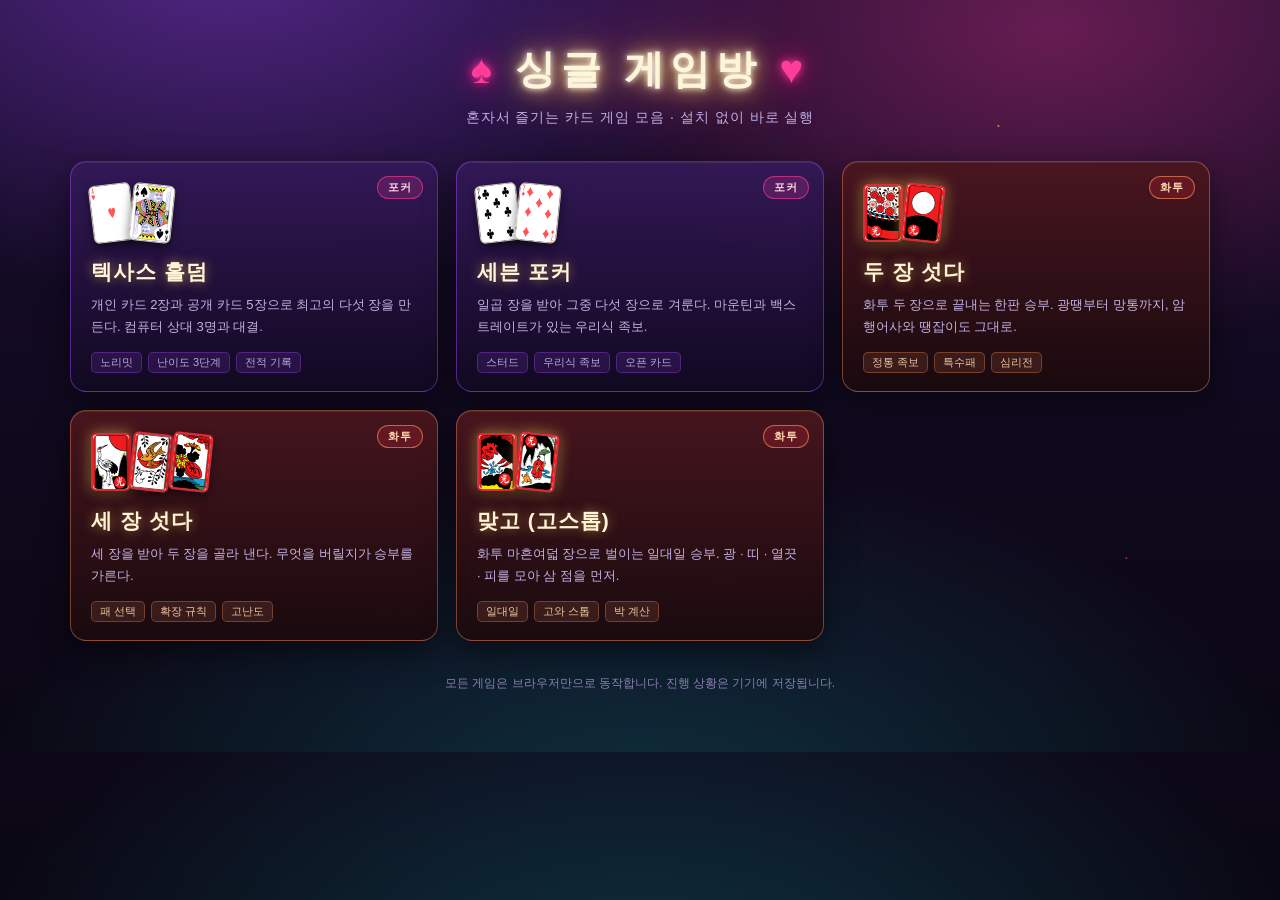
<file: index.html>
<!DOCTYPE html>
<html lang="ko">
<head>
<meta charset="utf-8" />
<meta name="viewport" content="width=device-width, initial-scale=1" />
<title>싱글 게임방 - 혼자 즐기는 카드 게임 모음</title>
<link rel="stylesheet" href="css/lobby.css" />
</head>
<body>

<div class="lobby">
  <header class="lobby-head">
    <div class="neon-title"><span class="suit">♠</span> 싱글 게임방 <span class="suit">♥</span></div>
    <p class="sub">혼자서 즐기는 카드 게임 모음 · 설치 없이 바로 실행</p>
  </header>

  <main class="game-grid">
    <a class="game-card holdem" href="holdem.html">
      <div class="gc-badge">포커</div>
      <div class="gc-art">
        <span class="mini-card"><img class="gc-face" src="assets/cards/h14.svg" alt="A♥"></span>
        <span class="mini-card"><img class="gc-face" src="assets/cards/s13.svg" alt="K♠"></span>
      </div>
      <h2>텍사스 홀덤</h2>
      <p>개인 카드 2장과 공개 카드 5장으로 최고의 다섯 장을 만든다. 컴퓨터 상대 3명과 대결.</p>
      <div class="gc-tags"><span>노리밋</span><span>난이도 3단계</span><span>전적 기록</span></div>
    </a>

    <a class="game-card seven" href="seven.html">
      <div class="gc-badge">포커</div>
      <div class="gc-art">
        <span class="mini-card"><img class="gc-face" src="assets/cards/c7.svg" alt="7♣"></span>
        <span class="mini-card"><img class="gc-face" src="assets/cards/d7.svg" alt="7♦"></span>
      </div>
      <h2>세븐 포커</h2>
      <p>일곱 장을 받아 그중 다섯 장으로 겨룬다. 마운틴과 백스트레이트가 있는 우리식 족보.</p>
      <div class="gc-tags"><span>스터드</span><span>우리식 족보</span><span>오픈 카드</span></div>
    </a>

    <a class="game-card sutda2" href="sutda.html?cards=2">
      <div class="gc-badge kr">화투</div>
      <div class="gc-art">
        <span class="hana gwang"><img class="gc-face" src="assets/hwatu/03-g.svg" alt="3벚광"></span><span class="hana gwang"><img class="gc-face" src="assets/hwatu/08-g.svg" alt="8공광"></span>
      </div>
      <h2>두 장 섯다</h2>
      <p>화투 두 장으로 끝내는 한판 승부. 광땡부터 망통까지, 암행어사와 땡잡이도 그대로.</p>
      <div class="gc-tags"><span>정통 족보</span><span>특수패</span><span>심리전</span></div>
    </a>

    <a class="game-card sutda3" href="sutda.html?cards=3">
      <div class="gc-badge kr">화투</div>
      <div class="gc-art">
        <span class="hana gwang"><img class="gc-face" src="assets/hwatu/01-g.svg" alt="1솔광"></span><span class="hana"><img class="gc-face" src="assets/hwatu/04-a.svg" alt="4흑열끗"></span><span class="hana"><img class="gc-face" src="assets/hwatu/09-a.svg" alt="9국열끗"></span>
      </div>
      <h2>세 장 섯다</h2>
      <p>세 장을 받아 두 장을 골라 낸다. 무엇을 버릴지가 승부를 가른다.</p>
      <div class="gc-tags"><span>패 선택</span><span>확장 규칙</span><span>고난도</span></div>
    </a>

    <a class="game-card gostop" href="gostop.html">
      <div class="gc-badge kr">화투</div>
      <div class="gc-art">
        <span class="hana gwang"><img class="gc-face" src="assets/hwatu/11-g.svg" alt="11오광"></span><span class="hana gwang"><img class="gc-face" src="assets/hwatu/12-g.svg" alt="12비광"></span>
      </div>
      <h2>맞고 (고스톱)</h2>
      <p>화투 마흔여덟 장으로 벌이는 일대일 승부. 광 · 띠 · 열끗 · 피를 모아 삼 점을 먼저.</p>
      <div class="gc-tags"><span>일대일</span><span>고와 스톱</span><span>박 계산</span></div>
    </a>
  </main>

  <footer class="lobby-foot">
    <span>모든 게임은 브라우저만으로 동작합니다. 진행 상황은 기기에 저장됩니다.</span>
  </footer>
</div>

</body>
</html>
</file>
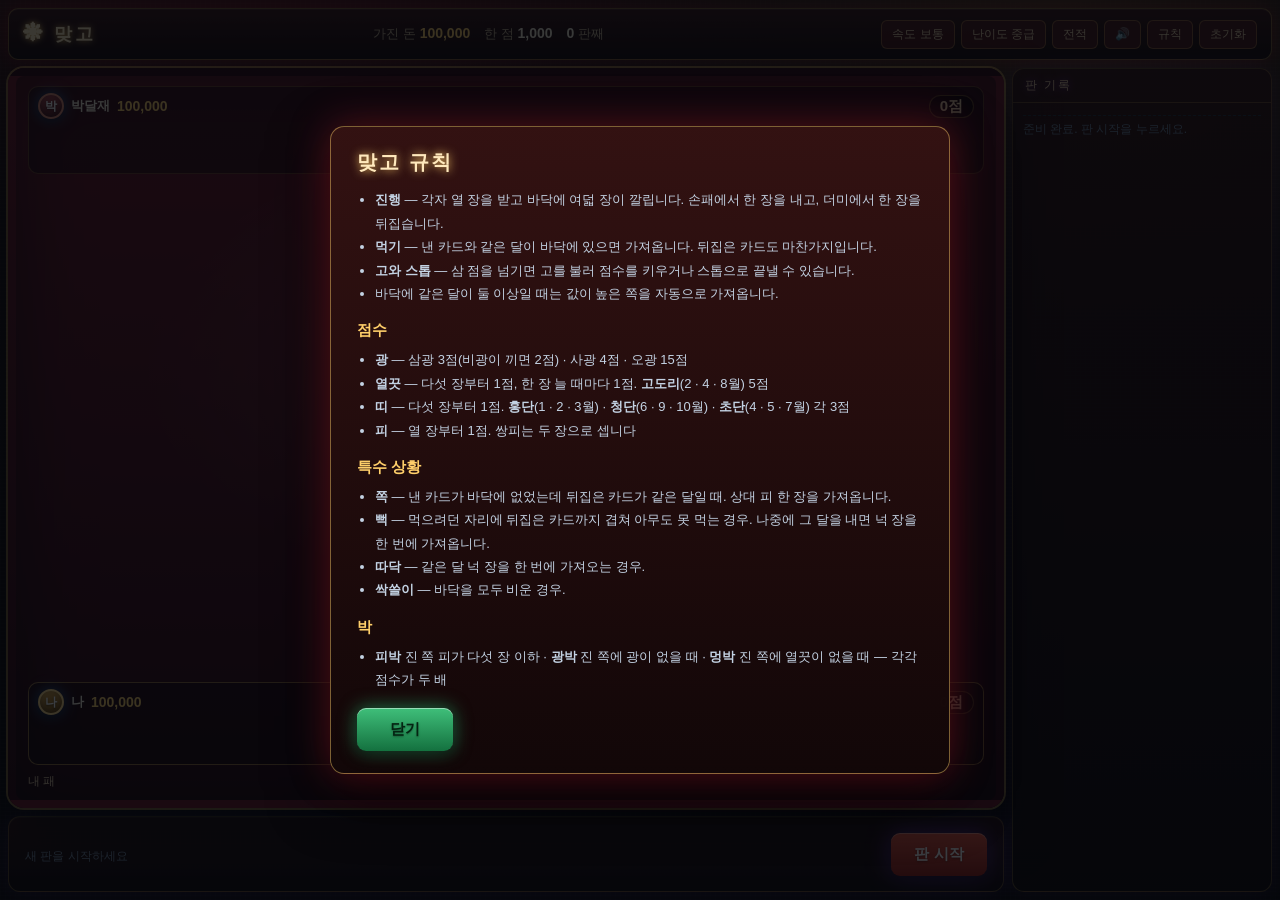
<file: gostop.html>
<!DOCTYPE html>
<html lang="ko">
<head>
<meta charset="utf-8" />
<meta name="viewport" content="width=device-width, initial-scale=1, maximum-scale=1, user-scalable=no" />
<title>맞고 - 혼자 즐기기</title>
<link rel="stylesheet" href="css/style.css" />
<link rel="stylesheet" href="css/gostop.css" />
</head>
<body class="kr">

<div id="app">

  <header class="topbar">
    <div class="brand"><a class="home" href="index.html" title="게임 선택으로">❋</a> 맞고</div>
    <div class="topinfo">
      <span class="chip-badge">가진 돈 <b id="myChips">0</b></span>
      <span class="blind-badge">한 점 <b id="unitInfo">-</b></span>
      <span class="hand-badge"><b id="handNo">0</b> 판째</span>
    </div>
    <div class="topbtns">
      <button id="btnSpeed" class="ghost">속도 보통</button>
      <button id="btnLevel" class="ghost">난이도 중급</button>
      <button id="btnStats" class="ghost">전적</button>
      <button id="btnSound" class="ghost">🔊</button>
      <button id="btnRules" class="ghost">규칙</button>
      <button id="btnReset" class="ghost">초기화</button>
    </div>
  </header>

  <main class="board-wrap" id="boardWrap">
    <!-- 상대 -->
    <section class="side opp" id="oppSide">
      <div class="side-head">
        <div class="who"><span class="avatar" id="oppAvatar">상</span><b id="oppName">상대</b>
          <span class="money" id="oppChips">0</span></div>
        <div class="score-line" id="oppScore"></div>
      </div>
      <div class="capture" id="oppCapture"></div>
      <div class="opp-hand" id="oppHand"></div>
    </section>

    <!-- 바닥 -->
    <section class="floor-area">
      <div class="deck-box">
        <div class="deck-pile" id="deckPile"></div>
        <div class="deck-count"><b id="deckCount">0</b>장</div>
      </div>
      <div class="floor" id="floor"></div>
      <div class="flip-slot" id="flipSlot"></div>
    </section>

    <!-- 나 -->
    <section class="side me" id="meSide">
      <div class="side-head">
        <div class="who"><span class="avatar me-av">나</span><b>나</b>
          <span class="money" id="meChips">0</span></div>
        <div class="score-line" id="meScore"></div>
      </div>
      <div class="capture" id="meCapture"></div>
    </section>

    <section class="myhand-area">
      <div class="hand-label" id="handLabel">내 패</div>
      <div class="myhand" id="myHand"></div>
    </section>

    <div class="event-pop" id="eventPop"></div>
    <div class="result-banner" id="resultBanner"></div>
  </main>

  <section class="controls go-controls">
    <div class="myinfo">
      <div class="hint" id="actionHint">새 판을 시작하세요</div>
    </div>
    <div class="actions">
      <button id="btnGo" class="act raise">고</button>
      <button id="btnStop" class="act call">스톱</button>
      <button id="btnStart" class="act start">판 시작</button>
      <button id="btnRebuy" class="act rebuy">다시 채우기</button>
    </div>
  </section>

  <aside class="logbox">
    <div class="logtitle">판 기록</div>
    <ul id="logList"></ul>
  </aside>
</div>

<div class="modal" id="levelModal">
  <div class="modal-inner">
    <h2>난이도 선택</h2>
    <p class="stat-note">난이도를 바꾸면 한 점당 금액과 상대가 새로 정해지고 가진 돈이 초기화됩니다.</p>
    <div class="level-list" id="levelList"></div>
    <div class="stat-actions"><button class="act call" id="btnCloseLevel">닫기</button></div>
  </div>
</div>

<div class="modal" id="statsModal">
  <div class="modal-inner">
    <h2>전적</h2>
    <div class="stat-grid" id="statGrid"></div>
    <div class="stat-actions">
      <button class="act fold" id="btnStatsClear">전적 지우기</button>
      <button class="act call" id="btnCloseStats">닫기</button>
    </div>
  </div>
</div>

<div class="modal" id="rulesModal">
  <div class="modal-inner">
    <h2>맞고 규칙</h2>
    <ul>
      <li><b>진행</b> — 각자 열 장을 받고 바닥에 여덟 장이 깔립니다. 손패에서 한 장을 내고, 더미에서 한 장을 뒤집습니다.</li>
      <li><b>먹기</b> — 낸 카드와 같은 달이 바닥에 있으면 가져옵니다. 뒤집은 카드도 마찬가지입니다.</li>
      <li><b>고와 스톱</b> — 삼 점을 넘기면 고를 불러 점수를 키우거나 스톱으로 끝낼 수 있습니다.</li>
      <li>바닥에 같은 달이 둘 이상일 때는 값이 높은 쪽을 자동으로 가져옵니다.</li>
    </ul>
    <h3>점수</h3>
    <ul>
      <li><b>광</b> — 삼광 3점(비광이 끼면 2점) · 사광 4점 · 오광 15점</li>
      <li><b>열끗</b> — 다섯 장부터 1점, 한 장 늘 때마다 1점. <b>고도리</b>(2 · 4 · 8월) 5점</li>
      <li><b>띠</b> — 다섯 장부터 1점. <b>홍단</b>(1 · 2 · 3월) · <b>청단</b>(6 · 9 · 10월) · <b>초단</b>(4 · 5 · 7월) 각 3점</li>
      <li><b>피</b> — 열 장부터 1점. 쌍피는 두 장으로 셉니다</li>
    </ul>
    <h3>특수 상황</h3>
    <ul>
      <li><b>쪽</b> — 낸 카드가 바닥에 없었는데 뒤집은 카드가 같은 달일 때. 상대 피 한 장을 가져옵니다.</li>
      <li><b>뻑</b> — 먹으려던 자리에 뒤집은 카드까지 겹쳐 아무도 못 먹는 경우. 나중에 그 달을 내면 넉 장을 한 번에 가져옵니다.</li>
      <li><b>따닥</b> — 같은 달 넉 장을 한 번에 가져오는 경우.</li>
      <li><b>싹쓸이</b> — 바닥을 모두 비운 경우.</li>
    </ul>
    <h3>박</h3>
    <ul>
      <li><b>피박</b> 진 쪽 피가 다섯 장 이하 · <b>광박</b> 진 쪽에 광이 없을 때 · <b>멍박</b> 진 쪽에 열끗이 없을 때 — 각각 점수가 두 배</li>
    </ul>
    <button class="act call" id="btnCloseRules">닫기</button>
  </div>
</div>

<div class="modal" id="goModal">
  <div class="modal-inner go-ask">
    <h2 id="goTitle">삼 점! 고 하시겠습니까?</h2>
    <div class="go-score" id="goScoreDetail"></div>
    <div class="stat-actions">
      <button class="act raise" id="btnGoYes">고</button>
      <button class="act call" id="btnGoNo">스톱</button>
    </div>
  </div>
</div>

<script src="js/hwatu-art.js"></script>
<script src="js/gostop-cards.js"></script>
<script src="js/gostop-score.js"></script>
<script src="js/ai.js"></script>
<script src="js/gostop-ai.js"></script>
<script src="js/gostop-game.js"></script>
<script src="js/gostop-ui.js"></script>
<script src="js/mobile-menu.js"></script>
</body>
</html>
</file>
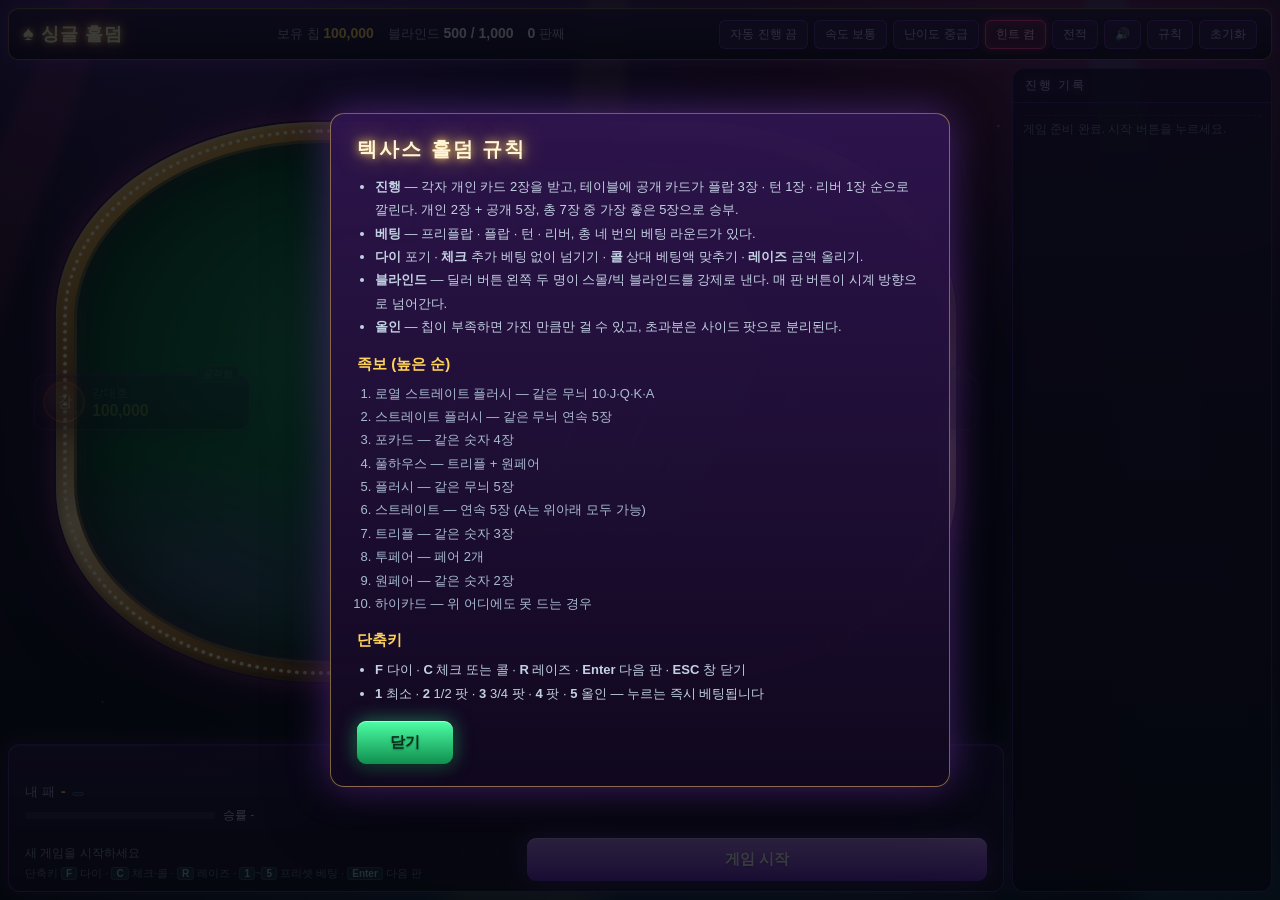
<file: holdem.html>
<!DOCTYPE html>
<html lang="ko">
<head>
<meta charset="utf-8" />
<meta name="viewport" content="width=device-width, initial-scale=1, maximum-scale=1, user-scalable=no" />
<title>싱글 홀덤 - 텍사스 홀덤 혼자 즐기기</title>
<link rel="stylesheet" href="css/style.css" />
</head>
<body>

<div id="app">

  <!-- 상단 바 -->
  <header class="topbar">
    <div class="brand"><a class="home" href="index.html" title="게임 선택으로">♠</a> 싱글 홀덤</div>
    <div class="topinfo">
      <span class="chip-badge">보유 칩 <b id="myChips">0</b></span>
      <span class="blind-badge">블라인드 <b id="blindInfo">-</b></span>
      <span class="hand-badge"><b id="handNo">0</b> 판째</span>
    </div>
    <div class="topbtns">
      <button id="btnAuto" class="ghost" title="판이 끝나면 자동으로 다음 판 시작">자동 진행 끔</button>
      <button id="btnSpeed" class="ghost" title="상대가 생각하는 시간">속도 보통</button>
      <button id="btnLevel" class="ghost" title="상대 실력과 판돈 크기">난이도 중급</button>
      <button id="btnHint" class="ghost" title="승률과 드로 안내 표시 여부">힌트 켬</button>
      <button id="btnStats" class="ghost">전적</button>
      <button id="btnSound" class="ghost" title="소리 켜기/끄기">🔊</button>
      <button id="btnRules" class="ghost">규칙</button>
      <button id="btnReset" class="ghost">초기화</button>
    </div>
  </header>

  <!-- 테이블 -->
  <main class="table-wrap">
    <div class="table" id="table">
      <div class="felt-logo">HOLD'EM</div>

      <div class="center">
        <div class="pot-chips" id="potChips"></div>
        <div class="pot-box" id="potBox">팟 <b id="potAmt">0</b></div>
        <div class="community" id="community"></div>
        <div class="street-label" id="streetLabel"></div>
      </div>

      <!-- 좌석 4개: 0=나(하단), 1=좌, 2=상, 3=우 -->
      <div class="seat" id="seat-0"></div>
      <div class="seat" id="seat-1"></div>
      <div class="seat" id="seat-2"></div>
      <div class="seat" id="seat-3"></div>

      <div class="bet-chip" id="bet-0"></div>
      <div class="bet-chip" id="bet-1"></div>
      <div class="bet-chip" id="bet-2"></div>
      <div class="bet-chip" id="bet-3"></div>

      <div id="dealerBtn" class="dealer-btn">D</div>

      <div class="result-banner" id="resultBanner"></div>
    </div>
  </main>

  <!-- 하단 조작부 -->
  <section class="controls">
    <div class="myinfo">
      <div class="myrank">내 패 <b id="myRank">-</b><span class="notation" id="myNotation"></span></div>
      <div class="equity-row">
        <div class="equity-bar"><i id="equityFill"></i></div>
        <span class="equity-text" id="equityText">승률 -</span>
      </div>
      <div class="draw-info" id="drawInfo"></div>
      <div class="hint" id="actionHint">새 게임을 시작하세요</div>
      <div class="keys">단축키 <b>F</b> 다이 · <b>C</b> 체크·콜 · <b>R</b> 레이즈 · <b>1</b>~<b>5</b> 프리셋 베팅 · <b>Enter</b> 다음 판</div>
    </div>

    <div class="bet-area">
      <div class="raise-panel" id="raisePanel">
        <div class="presets">
          <button class="preset" data-preset="min"><b>최소</b><span class="pamt">-</span></button>
          <button class="preset" data-preset="half"><b>1/2 팟</b><span class="pamt">-</span></button>
          <button class="preset" data-preset="threeq"><b>3/4 팟</b><span class="pamt">-</span></button>
          <button class="preset" data-preset="pot"><b>팟</b><span class="pamt">-</span></button>
          <button class="preset allin" data-preset="allin"><b>올인</b><span class="pamt">-</span></button>
          <button class="preset tune" id="btnTune"><b>직접</b><span class="pamt">조절</span></button>
        </div>
        <div class="slider-row" id="sliderRow">
          <input type="range" id="raiseSlider" min="0" max="100" value="0" />
          <span class="raise-amt">베팅액 <b id="raiseAmt">0</b></span>
        </div>
      </div>

      <div class="pre-actions" id="preActions">
        <span class="pre-label">미리 정하기</span>
        <button class="pre" data-pre="checkfold">체크 · 다이</button>
        <button class="pre" data-pre="call">콜</button>
      </div>

      <div class="actions">
        <button id="btnFold" class="act fold">다이</button>
        <button id="btnCheck" class="act check">체크</button>
        <button id="btnCall" class="act call">콜</button>
        <button id="btnRaise" class="act raise">레이즈</button>
        <button id="btnStart" class="act start">게임 시작</button>
        <button id="btnRebuy" class="act rebuy">리바이</button>
      </div>
    </div>
  </section>

  <!-- 진행 기록 -->
  <aside class="logbox">
    <div class="logtitle">진행 기록</div>
    <ul id="logList"></ul>
  </aside>
</div>

<!-- 난이도 -->
<div class="modal" id="levelModal">
  <div class="modal-inner">
    <h2>난이도 선택</h2>
    <p class="stat-note">난이도를 바꾸면 판돈과 상대가 새로 정해지고 보유 칩이 초기화됩니다. 누적 전적은 그대로 남습니다.</p>
    <div class="level-list" id="levelList"></div>
    <div class="stat-actions">
      <button class="act call" id="btnCloseLevel">닫기</button>
    </div>
  </div>
</div>

<!-- 전적 -->
<div class="modal" id="statsModal">
  <div class="modal-inner">
    <h2>전적</h2>
    <div class="stat-grid" id="statGrid"></div>
    <h3>상대 분석</h3>
    <p class="stat-note">참여율은 프리플랍에 스스로 칩을 넣은 비율, 레이즈율은 프리플랍에서 올린 비율, 공격성은 플랍 이후 액션 중 올린 비율입니다.</p>
    <table class="rival-table" id="rivalTable"></table>
    <div class="stat-actions">
      <button class="act fold" id="btnStatsClear">전적 지우기</button>
      <button class="act call" id="btnCloseStats">닫기</button>
    </div>
  </div>
</div>

<!-- 규칙 안내 -->
<div class="modal" id="rulesModal">
  <div class="modal-inner">
    <h2>텍사스 홀덤 규칙</h2>
    <ul>
      <li><b>진행</b> — 각자 개인 카드 2장을 받고, 테이블에 공개 카드가 플랍 3장 · 턴 1장 · 리버 1장 순으로 깔린다. 개인 2장 + 공개 5장, 총 7장 중 가장 좋은 5장으로 승부.</li>
      <li><b>베팅</b> — 프리플랍 · 플랍 · 턴 · 리버, 총 네 번의 베팅 라운드가 있다.</li>
      <li><b>다이</b> 포기 · <b>체크</b> 추가 베팅 없이 넘기기 · <b>콜</b> 상대 베팅액 맞추기 · <b>레이즈</b> 금액 올리기.</li>
      <li><b>블라인드</b> — 딜러 버튼 왼쪽 두 명이 스몰/빅 블라인드를 강제로 낸다. 매 판 버튼이 시계 방향으로 넘어간다.</li>
      <li><b>올인</b> — 칩이 부족하면 가진 만큼만 걸 수 있고, 초과분은 사이드 팟으로 분리된다.</li>
    </ul>
    <h3>족보 (높은 순)</h3>
    <ol class="rank-list">
      <li>로열 스트레이트 플러시 — 같은 무늬 10·J·Q·K·A</li>
      <li>스트레이트 플러시 — 같은 무늬 연속 5장</li>
      <li>포카드 — 같은 숫자 4장</li>
      <li>풀하우스 — 트리플 + 원페어</li>
      <li>플러시 — 같은 무늬 5장</li>
      <li>스트레이트 — 연속 5장 (A는 위아래 모두 가능)</li>
      <li>트리플 — 같은 숫자 3장</li>
      <li>투페어 — 페어 2개</li>
      <li>원페어 — 같은 숫자 2장</li>
      <li>하이카드 — 위 어디에도 못 드는 경우</li>
    </ol>
    <h3>단축키</h3>
    <ul>
      <li><b>F</b> 다이 · <b>C</b> 체크 또는 콜 · <b>R</b> 레이즈 · <b>Enter</b> 다음 판 · <b>ESC</b> 창 닫기</li>
      <li><b>1</b> 최소 · <b>2</b> 1/2 팟 · <b>3</b> 3/4 팟 · <b>4</b> 팟 · <b>5</b> 올인 — 누르는 즉시 베팅됩니다</li>
    </ul>
    <button class="act call" id="btnCloseRules">닫기</button>
  </div>
</div>

<script src="js/cards.js"></script>
<script src="js/evaluator.js"></script>
<script src="js/ai.js"></script>
<script src="js/game.js"></script>
<script src="js/ui.js"></script>
<script src="js/mobile-menu.js"></script>
</body>
</html>
</file>
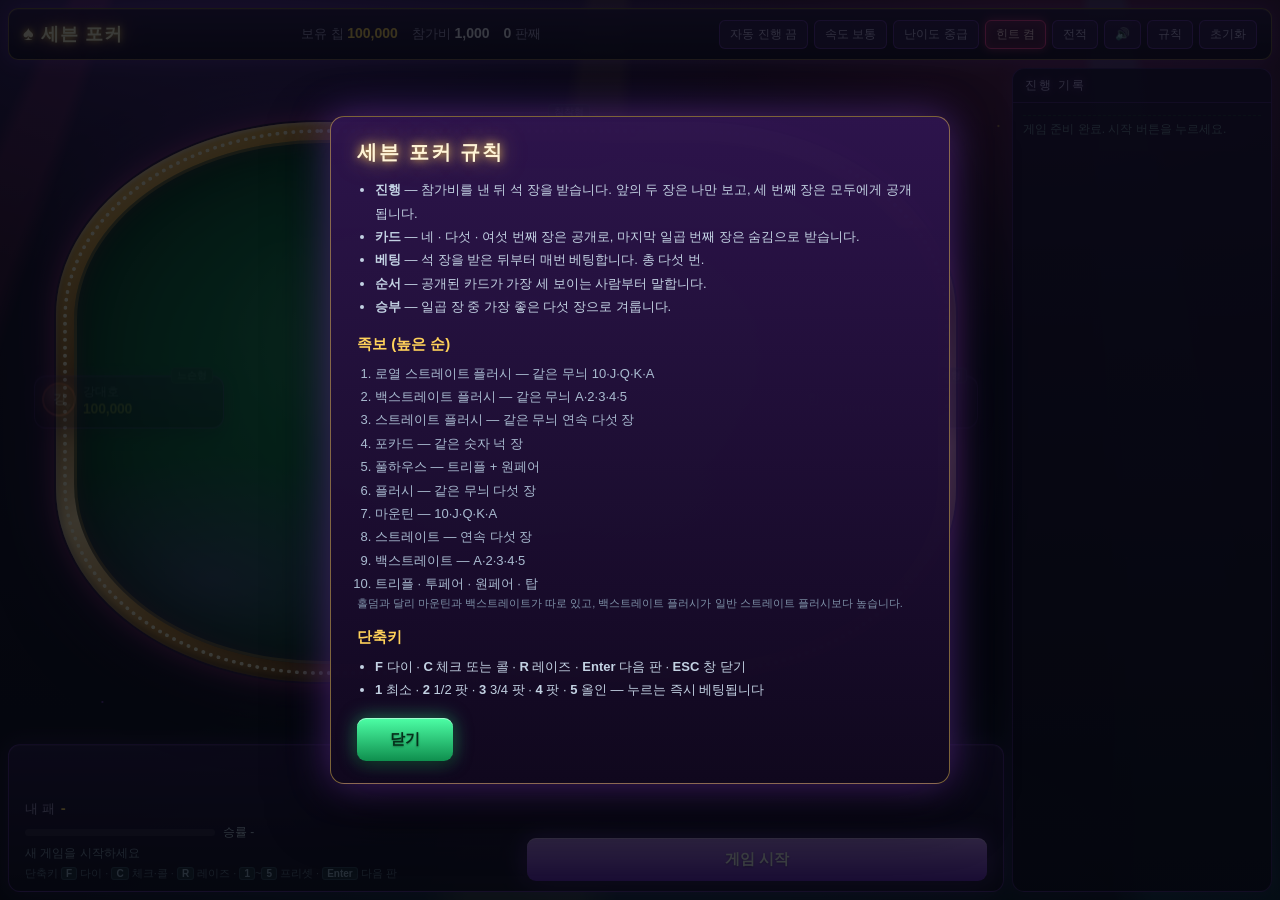
<file: seven.html>
<!DOCTYPE html>
<html lang="ko">
<head>
<meta charset="utf-8" />
<meta name="viewport" content="width=device-width, initial-scale=1, maximum-scale=1, user-scalable=no" />
<title>세븐 포커 - 혼자 즐기기</title>
<link rel="stylesheet" href="css/style.css" />
<link rel="stylesheet" href="css/seven.css" />
</head>
<body>

<div id="app">

  <header class="topbar">
    <div class="brand"><a class="home" href="index.html" title="게임 선택으로">♠</a> 세븐 포커</div>
    <div class="topinfo">
      <span class="chip-badge">보유 칩 <b id="myChips">0</b></span>
      <span class="blind-badge">참가비 <b id="blindInfo">-</b></span>
      <span class="hand-badge"><b id="handNo">0</b> 판째</span>
    </div>
    <div class="topbtns">
      <button id="btnAuto" class="ghost">자동 진행 끔</button>
      <button id="btnSpeed" class="ghost">속도 보통</button>
      <button id="btnLevel" class="ghost">난이도 중급</button>
      <button id="btnHint" class="ghost">힌트 켬</button>
      <button id="btnStats" class="ghost">전적</button>
      <button id="btnSound" class="ghost">🔊</button>
      <button id="btnRules" class="ghost">규칙</button>
      <button id="btnReset" class="ghost">초기화</button>
    </div>
  </header>

  <main class="table-wrap">
    <div class="table" id="table">
      <div class="felt-logo">SEVEN</div>

      <div class="center">
        <div class="pot-chips" id="potChips"></div>
        <div class="pot-box" id="potBox">팟 <b id="potAmt">0</b></div>
        <div class="street-label" id="streetLabel"></div>
      </div>

      <div class="seat" id="seat-0"></div>
      <div class="seat" id="seat-1"></div>
      <div class="seat" id="seat-2"></div>
      <div class="seat" id="seat-3"></div>

      <div class="bet-chip" id="bet-0"></div>
      <div class="bet-chip" id="bet-1"></div>
      <div class="bet-chip" id="bet-2"></div>
      <div class="bet-chip" id="bet-3"></div>

      <div id="dealerBtn" class="dealer-btn">D</div>
      <div class="result-banner" id="resultBanner"></div>
    </div>
  </main>

  <section class="controls">
    <div class="myinfo">
      <div class="myhand" id="myHand"></div>
      <div class="myrank">내 패 <b id="myRank">-</b></div>
      <div class="equity-row">
        <div class="equity-bar"><i id="equityFill"></i></div>
        <span class="equity-text" id="equityText">승률 -</span>
      </div>
      <div class="hint" id="actionHint">새 게임을 시작하세요</div>
      <div class="keys">단축키 <b>F</b> 다이 · <b>C</b> 체크·콜 · <b>R</b> 레이즈 · <b>1</b>~<b>5</b> 프리셋 · <b>Enter</b> 다음 판</div>
    </div>

    <div class="bet-area">
      <div class="raise-panel" id="raisePanel">
        <div class="presets">
          <button class="preset" data-preset="min"><b>최소</b><span class="pamt">-</span></button>
          <button class="preset" data-preset="half"><b>1/2 팟</b><span class="pamt">-</span></button>
          <button class="preset" data-preset="threeq"><b>3/4 팟</b><span class="pamt">-</span></button>
          <button class="preset" data-preset="pot"><b>팟</b><span class="pamt">-</span></button>
          <button class="preset allin" data-preset="allin"><b>올인</b><span class="pamt">-</span></button>
          <button class="preset tune" id="btnTune"><b>직접</b><span class="pamt">조절</span></button>
        </div>
        <div class="slider-row" id="sliderRow">
          <input type="range" id="raiseSlider" min="0" max="100" value="0" />
          <span class="raise-amt">베팅액 <b id="raiseAmt">0</b></span>
        </div>
      </div>

      <div class="pre-actions" id="preActions">
        <span class="pre-label">미리 정하기</span>
        <button class="pre" data-pre="checkfold">체크 · 다이</button>
        <button class="pre" data-pre="call">콜</button>
      </div>

      <div class="actions">
        <button id="btnFold" class="act fold">다이</button>
        <button id="btnCheck" class="act check">체크</button>
        <button id="btnCall" class="act call">콜</button>
        <button id="btnRaise" class="act raise">레이즈</button>
        <button id="btnStart" class="act start">게임 시작</button>
        <button id="btnRebuy" class="act rebuy">리바이</button>
      </div>
    </div>
  </section>

  <aside class="logbox">
    <div class="logtitle">진행 기록</div>
    <ul id="logList"></ul>
  </aside>
</div>

<!-- 난이도 -->
<div class="modal" id="levelModal">
  <div class="modal-inner">
    <h2>난이도 선택</h2>
    <p class="stat-note">난이도를 바꾸면 참가비와 상대가 새로 정해지고 보유 칩이 초기화됩니다. 누적 전적은 그대로 남습니다.</p>
    <div class="level-list" id="levelList"></div>
    <div class="stat-actions"><button class="act call" id="btnCloseLevel">닫기</button></div>
  </div>
</div>

<!-- 전적 -->
<div class="modal" id="statsModal">
  <div class="modal-inner">
    <h2>전적</h2>
    <div class="stat-grid" id="statGrid"></div>
    <h3>상대 분석</h3>
    <p class="stat-note">참여율은 첫 세 장에서 스스로 칩을 넣은 비율, 레이즈율은 그 단계에서 올린 비율, 공격성은 네 장째 이후 액션 중 올린 비율입니다.</p>
    <table class="rival-table" id="rivalTable"></table>
    <div class="stat-actions">
      <button class="act fold" id="btnStatsClear">전적 지우기</button>
      <button class="act call" id="btnCloseStats">닫기</button>
    </div>
  </div>
</div>

<!-- 규칙 -->
<div class="modal" id="rulesModal">
  <div class="modal-inner">
    <h2>세븐 포커 규칙</h2>
    <ul>
      <li><b>진행</b> — 참가비를 낸 뒤 석 장을 받습니다. 앞의 두 장은 나만 보고, 세 번째 장은 모두에게 공개됩니다.</li>
      <li><b>카드</b> — 네 · 다섯 · 여섯 번째 장은 공개로, 마지막 일곱 번째 장은 숨김으로 받습니다.</li>
      <li><b>베팅</b> — 석 장을 받은 뒤부터 매번 베팅합니다. 총 다섯 번.</li>
      <li><b>순서</b> — 공개된 카드가 가장 세 보이는 사람부터 말합니다.</li>
      <li><b>승부</b> — 일곱 장 중 가장 좋은 다섯 장으로 겨룹니다.</li>
    </ul>
    <h3>족보 (높은 순)</h3>
    <ol class="rank-list">
      <li>로열 스트레이트 플러시 — 같은 무늬 10·J·Q·K·A</li>
      <li>백스트레이트 플러시 — 같은 무늬 A·2·3·4·5</li>
      <li>스트레이트 플러시 — 같은 무늬 연속 다섯 장</li>
      <li>포카드 — 같은 숫자 넉 장</li>
      <li>풀하우스 — 트리플 + 원페어</li>
      <li>플러시 — 같은 무늬 다섯 장</li>
      <li>마운틴 — 10·J·Q·K·A</li>
      <li>스트레이트 — 연속 다섯 장</li>
      <li>백스트레이트 — A·2·3·4·5</li>
      <li>트리플 · 투페어 · 원페어 · 탑</li>
    </ol>
    <p class="stat-note">홀덤과 달리 마운틴과 백스트레이트가 따로 있고, 백스트레이트 플러시가 일반 스트레이트 플러시보다 높습니다.</p>
    <h3>단축키</h3>
    <ul>
      <li><b>F</b> 다이 · <b>C</b> 체크 또는 콜 · <b>R</b> 레이즈 · <b>Enter</b> 다음 판 · <b>ESC</b> 창 닫기</li>
      <li><b>1</b> 최소 · <b>2</b> 1/2 팟 · <b>3</b> 3/4 팟 · <b>4</b> 팟 · <b>5</b> 올인 — 누르는 즉시 베팅됩니다</li>
    </ul>
    <button class="act call" id="btnCloseRules">닫기</button>
  </div>
</div>

<script src="js/cards.js"></script>
<script src="js/evaluator.js"></script>
<script src="js/kr-eval.js"></script>
<script src="js/ai.js"></script>
<script src="js/seven-ai.js"></script>
<script src="js/seven-game.js"></script>
<script src="js/seven-ui.js"></script>
<script src="js/mobile-menu.js"></script>
</body>
</html>
</file>
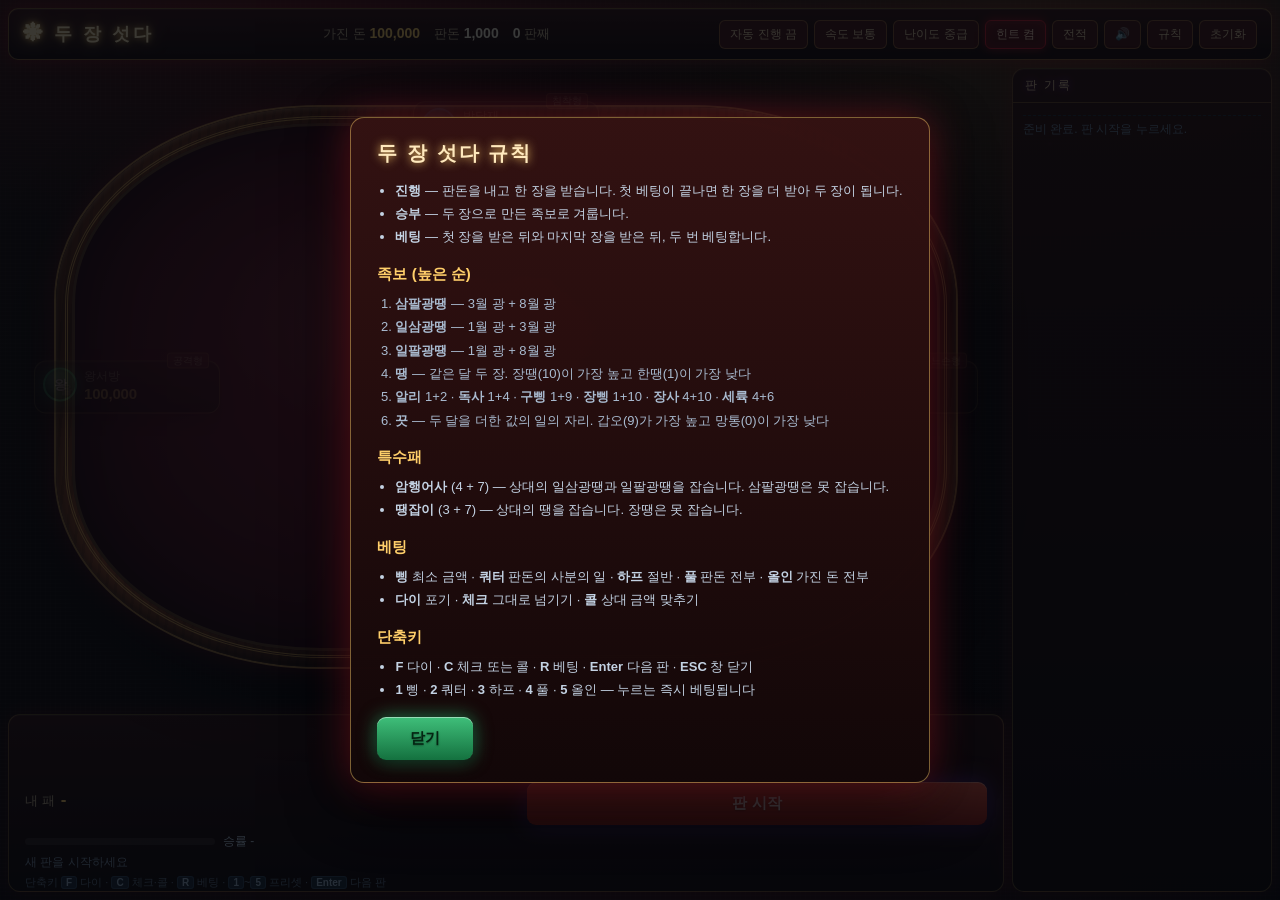
<file: sutda.html>
<!DOCTYPE html>
<html lang="ko">
<head>
<meta charset="utf-8" />
<meta name="viewport" content="width=device-width, initial-scale=1, maximum-scale=1, user-scalable=no" />
<title>섯다 - 혼자 즐기기</title>
<link rel="stylesheet" href="css/style.css" />
<link rel="stylesheet" href="css/sutda.css" />
</head>
<body class="kr">

<div id="app">

  <header class="topbar">
    <div class="brand"><a class="home" href="index.html" title="게임 선택으로">❋</a> <span id="titleText">섯다</span></div>
    <div class="topinfo">
      <span class="chip-badge">가진 돈 <b id="myChips">0</b></span>
      <span class="blind-badge">판돈 <b id="blindInfo">-</b></span>
      <span class="hand-badge"><b id="handNo">0</b> 판째</span>
    </div>
    <div class="topbtns">
      <button id="btnAuto" class="ghost">자동 진행 끔</button>
      <button id="btnSpeed" class="ghost">속도 보통</button>
      <button id="btnLevel" class="ghost">난이도 중급</button>
      <button id="btnHint" class="ghost">힌트 켬</button>
      <button id="btnStats" class="ghost">전적</button>
      <button id="btnSound" class="ghost">🔊</button>
      <button id="btnRules" class="ghost">규칙</button>
      <button id="btnReset" class="ghost">초기화</button>
    </div>
  </header>

  <main class="table-wrap">
    <div class="table" id="table">
      <div class="felt-logo" id="feltLogo">섯다</div>

      <div class="center">
        <div class="pot-chips" id="potChips"></div>
        <div class="pot-box" id="potBox">판돈 <b id="potAmt">0</b></div>
        <div class="street-label" id="streetLabel"></div>
      </div>

      <div class="seat" id="seat-0"></div>
      <div class="seat" id="seat-1"></div>
      <div class="seat" id="seat-2"></div>
      <div class="seat" id="seat-3"></div>

      <div class="bet-chip" id="bet-0"></div>
      <div class="bet-chip" id="bet-1"></div>
      <div class="bet-chip" id="bet-2"></div>
      <div class="bet-chip" id="bet-3"></div>

      <div id="dealerBtn" class="dealer-btn">선</div>
      <div class="result-banner" id="resultBanner"></div>
    </div>
  </main>

  <section class="controls">
    <div class="myinfo">
      <div class="myhand" id="myHand"></div>
      <div class="myrank">내 패 <b id="myRank">-</b></div>
      <div class="special-note" id="specialNote"></div>
      <div class="equity-row">
        <div class="equity-bar"><i id="equityFill"></i></div>
        <span class="equity-text" id="equityText">승률 -</span>
      </div>
      <div class="hint" id="actionHint">새 판을 시작하세요</div>
      <div class="keys">단축키 <b>F</b> 다이 · <b>C</b> 체크·콜 · <b>R</b> 베팅 · <b>1</b>~<b>5</b> 프리셋 · <b>Enter</b> 다음 판</div>
    </div>

    <div class="bet-area">
      <div class="raise-panel" id="raisePanel">
        <div class="presets">
          <button class="preset" data-preset="min"><b>삥</b><span class="pamt">-</span></button>
          <button class="preset" data-preset="quarter"><b>쿼터</b><span class="pamt">-</span></button>
          <button class="preset" data-preset="half"><b>하프</b><span class="pamt">-</span></button>
          <button class="preset" data-preset="pot"><b>풀</b><span class="pamt">-</span></button>
          <button class="preset allin" data-preset="allin"><b>올인</b><span class="pamt">-</span></button>
          <button class="preset tune" id="btnTune"><b>직접</b><span class="pamt">조절</span></button>
        </div>
        <div class="slider-row" id="sliderRow">
          <input type="range" id="raiseSlider" min="0" max="100" value="0" />
          <span class="raise-amt">베팅액 <b id="raiseAmt">0</b></span>
        </div>
      </div>

      <div class="pre-actions" id="preActions">
        <span class="pre-label">미리 정하기</span>
        <button class="pre" data-pre="checkfold">체크 · 다이</button>
        <button class="pre" data-pre="call">콜</button>
      </div>

      <div class="actions">
        <button id="btnFold" class="act fold">다이</button>
        <button id="btnCheck" class="act check">체크</button>
        <button id="btnCall" class="act call">콜</button>
        <button id="btnRaise" class="act raise">베팅</button>
        <button id="btnStart" class="act start">판 시작</button>
        <button id="btnRebuy" class="act rebuy">다시 채우기</button>
      </div>
    </div>
  </section>

  <aside class="logbox">
    <div class="logtitle">판 기록</div>
    <ul id="logList"></ul>
  </aside>
</div>

<div class="modal" id="levelModal">
  <div class="modal-inner">
    <h2>난이도 선택</h2>
    <p class="stat-note">난이도를 바꾸면 판돈과 상대가 새로 정해지고 가진 돈이 초기화됩니다. 누적 전적은 그대로 남습니다.</p>
    <div class="level-list" id="levelList"></div>
    <div class="stat-actions"><button class="act call" id="btnCloseLevel">닫기</button></div>
  </div>
</div>

<div class="modal" id="statsModal">
  <div class="modal-inner">
    <h2>전적</h2>
    <div class="stat-grid" id="statGrid"></div>
    <h3>상대 분석</h3>
    <p class="stat-note">참여율은 첫 베팅에서 스스로 돈을 넣은 비율, 베팅율은 그때 먼저 지른 비율, 공격성은 마지막 장 이후 액션 중 올린 비율입니다.</p>
    <table class="rival-table" id="rivalTable"></table>
    <div class="stat-actions">
      <button class="act fold" id="btnStatsClear">전적 지우기</button>
      <button class="act call" id="btnCloseStats">닫기</button>
    </div>
  </div>
</div>

<div class="modal" id="rulesModal">
  <div class="modal-inner">
    <h2 id="rulesTitle">섯다 규칙</h2>
    <ul id="rulesFlow"></ul>
    <h3>족보 (높은 순)</h3>
    <ol class="rank-list">
      <li><b>삼팔광땡</b> — 3월 광 + 8월 광</li>
      <li><b>일삼광땡</b> — 1월 광 + 3월 광</li>
      <li><b>일팔광땡</b> — 1월 광 + 8월 광</li>
      <li><b>땡</b> — 같은 달 두 장. 장땡(10)이 가장 높고 한땡(1)이 가장 낮다</li>
      <li><b>알리</b> 1+2 · <b>독사</b> 1+4 · <b>구삥</b> 1+9 · <b>장삥</b> 1+10 · <b>장사</b> 4+10 · <b>세륙</b> 4+6</li>
      <li><b>끗</b> — 두 달을 더한 값의 일의 자리. 갑오(9)가 가장 높고 망통(0)이 가장 낮다</li>
    </ol>
    <h3>특수패</h3>
    <ul>
      <li><b>암행어사</b> (4 + 7) — 상대의 일삼광땡과 일팔광땡을 잡습니다. 삼팔광땡은 못 잡습니다.</li>
      <li><b>땡잡이</b> (3 + 7) — 상대의 땡을 잡습니다. 장땡은 못 잡습니다.</li>
    </ul>
    <h3>베팅</h3>
    <ul>
      <li><b>삥</b> 최소 금액 · <b>쿼터</b> 판돈의 사분의 일 · <b>하프</b> 절반 · <b>풀</b> 판돈 전부 · <b>올인</b> 가진 돈 전부</li>
      <li><b>다이</b> 포기 · <b>체크</b> 그대로 넘기기 · <b>콜</b> 상대 금액 맞추기</li>
    </ul>
    <h3>단축키</h3>
    <ul>
      <li><b>F</b> 다이 · <b>C</b> 체크 또는 콜 · <b>R</b> 베팅 · <b>Enter</b> 다음 판 · <b>ESC</b> 창 닫기</li>
      <li><b>1</b> 삥 · <b>2</b> 쿼터 · <b>3</b> 하프 · <b>4</b> 풀 · <b>5</b> 올인 — 누르는 즉시 베팅됩니다</li>
    </ul>
    <button class="act call" id="btnCloseRules">닫기</button>
  </div>
</div>

<script src="js/hwatu-art.js"></script>
<script src="js/hwatu.js"></script>
<script src="js/sutda-eval.js"></script>
<script src="js/ai.js"></script>
<script src="js/sutda-ai.js"></script>
<script src="js/sutda-game.js"></script>
<script src="js/sutda-ui.js"></script>
<script src="js/mobile-menu.js"></script>
</body>
</html>
</file>
<file: css/lobby.css>
/* 게임 선택 화면 */
:root {
  --gold: #ffd25a;
  --neon-pink: #ff3d9a;
  --neon-cyan: #22e6ff;
  --neon-purple: #a24bff;
  --kr-red: #d92b3a;
  --kr-navy: #12213f;
}

* { box-sizing: border-box; }

html, body {
  margin: 0; padding: 0; min-height: 100%;
  background:
    radial-gradient(900px 560px at 18% -6%, rgba(162,75,255,.42) 0%, transparent 62%),
    radial-gradient(860px 520px at 82% 4%, rgba(255,61,154,.34) 0%, transparent 62%),
    radial-gradient(1100px 620px at 50% 112%, rgba(34,230,255,.20) 0%, transparent 62%),
    linear-gradient(180deg, #180c2d 0%, #0a0713 100%);
  color: #f2eaff;
  font-family: "Malgun Gothic", "맑은 고딕", "Apple SD Gothic Neo", sans-serif;
}

/* 배경 반짝이 */
body::after {
  content: ''; position: fixed; inset: 0; pointer-events: none; z-index: 0;
  background-image:
    radial-gradient(2px 2px at 12% 22%, rgba(255,255,255,.85), transparent),
    radial-gradient(1.6px 1.6px at 78% 14%, rgba(255,210,90,.8), transparent),
    radial-gradient(1.8px 1.8px at 34% 68%, rgba(34,230,255,.75), transparent),
    radial-gradient(1.4px 1.4px at 88% 62%, rgba(255,61,154,.8), transparent),
    radial-gradient(1.6px 1.6px at 62% 34%, rgba(255,255,255,.7), transparent);
  animation: twinkle 3.4s ease-in-out infinite alternate;
}
@keyframes twinkle { from { opacity: .3; } to { opacity: .9; } }

.lobby {
  position: relative; z-index: 1;
  max-width: 1180px; margin: 0 auto; padding: 42px 20px 60px;
}

.lobby-head { text-align: center; margin-bottom: 34px; }
.neon-title {
  font-size: 40px; font-weight: 800; letter-spacing: 6px; color: #fff6d8;
  text-shadow:
    0 0 6px #fff, 0 0 18px var(--gold),
    0 0 40px rgba(255,210,90,.7), 0 0 70px rgba(255,61,154,.5);
  animation: titleFlicker 6s infinite;
}
.neon-title .suit { color: var(--neon-pink); text-shadow: 0 0 10px var(--neon-pink), 0 0 28px #ff0080; }
@keyframes titleFlicker {
  0%, 94%, 100% { opacity: 1; }
  95% { opacity: .45; }
  96% { opacity: .95; }
  97% { opacity: .5; }
}
.sub { margin: 12px 0 0; font-size: 14px; color: #c0aee4; letter-spacing: 1px; }

.game-grid {
  display: grid; gap: 18px;
  grid-template-columns: repeat(auto-fit, minmax(290px, 1fr));
}

.game-card {
  position: relative; display: block; text-decoration: none; color: inherit;
  background: linear-gradient(180deg, rgba(52,25,88,.92), rgba(18,9,34,.95));
  border: 1px solid rgba(162,75,255,.45);
  border-radius: 16px; padding: 20px 20px 18px;
  box-shadow: 0 10px 30px rgba(0,0,0,.5), inset 0 1px 0 rgba(255,255,255,.08);
  transition: transform .16s ease, box-shadow .2s ease, border-color .2s;
  overflow: hidden;
}
.game-card::after {
  content: ''; position: absolute; top: 0; left: -45%;
  width: 24%; height: 100%;
  background: linear-gradient(100deg, transparent, rgba(255,255,255,.16), transparent);
  transform: skewX(-20deg);
  transition: left .5s ease;
}
.game-card:hover {
  transform: translateY(-5px);
  border-color: var(--neon-purple);
  box-shadow: 0 16px 40px rgba(0,0,0,.6), 0 0 34px rgba(162,75,255,.5);
}
.game-card:hover::after { left: 130%; }

.game-card h2 {
  margin: 14px 0 8px; font-size: 21px; letter-spacing: 1px; color: #fff4d6;
  text-shadow: 0 0 12px rgba(255,210,90,.55);
}
.game-card p { margin: 0; font-size: 13px; line-height: 1.7; color: #c3b2e4; min-height: 44px; }

.gc-badge {
  position: absolute; top: 14px; right: 14px;
  font-size: 11px; font-weight: 700; letter-spacing: 1px;
  color: #ffd0e6; background: rgba(255,61,154,.18);
  border: 1px solid rgba(255,61,154,.6); border-radius: 20px; padding: 3px 10px;
}
.gc-badge.kr {
  color: #ffd9b0; background: rgba(217,43,58,.22); border-color: rgba(255,150,90,.6);
}

.gc-art { display: flex; gap: 6px; align-items: center; height: 62px; }
/* 실제 카드·화투 그림이 조각을 가득 채운다 */
.gc-face {
  position: absolute; inset: 0; width: 100%; height: 100%;
  object-fit: cover; display: block; border-radius: inherit;
}
.mini-card {
  position: relative; overflow: hidden;
  width: 42px; height: 58px; border-radius: 6px;
  background: linear-gradient(157deg, #fffefa, #e9e5d9);
  border: 1px solid #cbc6b7;
  box-shadow: 0 4px 10px rgba(0,0,0,.5);
  font-weight: 800; font-size: 15px;
  display: flex; align-items: center; justify-content: center; gap: 1px;
}
.mini-card i { font-style: normal; font-size: 13px; }
.mini-card.red { color: #cf2f26; }
.mini-card.black { color: #1a1a1a; }
.mini-card:first-child { transform: rotate(-7deg); }
.mini-card:last-child { transform: rotate(6deg); margin-left: -8px; }

/* 화투 느낌 조각 */
.hana {
  position: relative; overflow: hidden;
  width: 40px; height: 58px; border-radius: 5px;
  background: linear-gradient(170deg, #f6efe0 0%, #e6d9bd 100%);
  border: 2px solid var(--kr-red);
  box-shadow: 0 4px 10px rgba(0,0,0,.5), inset 0 0 0 1px rgba(0,0,0,.12);
  color: #1d1206; font-weight: 800; font-size: 17px;
  display: flex; align-items: center; justify-content: center;
}
.hana + .hana { margin-left: -6px; transform: rotate(6deg); }
.hana.gwang {
  background: linear-gradient(170deg, #fff3cf 0%, #f0d089 100%);
  color: var(--kr-red); font-size: 15px;
  box-shadow: 0 4px 10px rgba(0,0,0,.5), 0 0 14px rgba(255,210,90,.6);
}

.gc-tags { display: flex; flex-wrap: wrap; gap: 6px; margin-top: 14px; }
.gc-tags span {
  font-size: 11px; color: #b9a6dd;
  background: rgba(162,75,255,.14); border: 1px solid rgba(162,75,255,.32);
  border-radius: 5px; padding: 2px 8px;
}

/* 화투 게임 카드는 붉은 계열로 */
.game-card.sutda2, .game-card.sutda3, .game-card.gostop {
  background: linear-gradient(180deg, rgba(74,22,30,.94), rgba(26,10,14,.96));
  border-color: rgba(255,150,90,.4);
}
.game-card.sutda2:hover, .game-card.sutda3:hover, .game-card.gostop:hover {
  border-color: #ff9a5a;
  box-shadow: 0 16px 40px rgba(0,0,0,.6), 0 0 34px rgba(255,120,60,.45);
}
.game-card.sutda2 .gc-tags span,
.game-card.sutda3 .gc-tags span,
.game-card.gostop .gc-tags span {
  color: #ecc4a4; background: rgba(255,150,90,.12); border-color: rgba(255,150,90,.3);
}

.lobby-foot {
  margin-top: 34px; text-align: center;
  font-size: 12px; color: #8f7fb4;
}

@media (max-width: 700px) {
  .lobby { padding: 28px 14px 40px; }
  .neon-title { font-size: 28px; letter-spacing: 3px; }
  .game-grid { grid-template-columns: 1fr; }
  .game-card p { min-height: 0; }
}
</file>
<file: css/style.css>
/* 싱글 홀덤 - 화면 스타일 */
:root {
  --bg: #0a0713;
  --bg2: #150c26;
  --felt: #1aa85c;
  --felt2: #0b6135;
  --gold: #ffd25a;
  --gold-dim: #b8862f;
  --text: #f2eaff;
  --muted: #a294c4;
  --red: #ff4a6e;
  --green: #33e08a;
  --blue: #4d8dff;
  /* 네온 */
  --neon-pink: #ff3d9a;
  --neon-cyan: #22e6ff;
  --neon-purple: #a24bff;
  --card-w: 60px;
  --card-h: 84px;
}

* { box-sizing: border-box; }

html, body {
  margin: 0; padding: 0; height: 100%;
  background:
    radial-gradient(900px 560px at 18% -6%, rgba(162,75,255,.42) 0%, transparent 62%),
    radial-gradient(860px 520px at 82% 4%, rgba(255,61,154,.34) 0%, transparent 62%),
    radial-gradient(1100px 620px at 50% 112%, rgba(34,230,255,.20) 0%, transparent 62%),
    linear-gradient(180deg, #180c2d 0%, #0a0713 100%);
  color: var(--text);
  font-family: "Malgun Gothic", "맑은 고딕", "Apple SD Gothic Neo", sans-serif;
  overflow: hidden;
}

/* 위에서 쏟아지는 무대 조명 */
body::before {
  content: ''; position: fixed; inset: -20% -10% 0; pointer-events: none; z-index: 0;
  background:
    conic-gradient(from 190deg at 22% -10%, transparent 0 8deg, rgba(255,61,154,.16) 10deg 15deg, transparent 17deg 360deg),
    conic-gradient(from 160deg at 78% -10%, transparent 0 8deg, rgba(34,230,255,.14) 10deg 16deg, transparent 18deg 360deg),
    conic-gradient(from 175deg at 50% -14%, transparent 0 6deg, rgba(255,210,90,.12) 8deg 13deg, transparent 15deg 360deg);
  animation: beamSway 9s ease-in-out infinite alternate;
}
@keyframes beamSway {
  from { transform: rotate(-1.2deg) scale(1.02); }
  to { transform: rotate(1.2deg) scale(1.06); }
}

/* 배경에 흩뿌린 반짝이 */
body::after {
  content: ''; position: fixed; inset: 0; pointer-events: none; z-index: 0;
  background-image:
    radial-gradient(2px 2px at 12% 22%, rgba(255,255,255,.85), transparent),
    radial-gradient(1.6px 1.6px at 78% 14%, rgba(255,210,90,.8), transparent),
    radial-gradient(1.8px 1.8px at 34% 68%, rgba(34,230,255,.75), transparent),
    radial-gradient(1.4px 1.4px at 88% 62%, rgba(255,61,154,.8), transparent),
    radial-gradient(1.6px 1.6px at 62% 34%, rgba(255,255,255,.7), transparent),
    radial-gradient(1.5px 1.5px at 8% 78%, rgba(162,75,255,.8), transparent);
  animation: twinkle 3.4s ease-in-out infinite alternate;
}
@keyframes twinkle {
  from { opacity: .35; }
  to { opacity: .95; }
}
#app { position: relative; z-index: 1; }

#app {
  height: 100%;
  display: grid;
  grid-template-columns: 1fr 260px;
  grid-template-rows: 52px 1fr 148px;
  grid-template-areas:
    "top top"
    "table log"
    "ctrl log";
  gap: 8px;
  padding: 8px;
}
/* grid 항목은 기본으로 내용보다 작아지지 않는다 - 넘침 방지 */
#app > * { min-width: 0; }

/* ---------- 상단 바 ---------- */
.topbar {
  grid-area: top;
  display: flex; align-items: center; justify-content: space-between;
  background: linear-gradient(180deg, rgba(46,22,74,.92), rgba(20,10,36,.92));
  border: 1px solid rgba(255,210,90,.4);
  border-radius: 10px; padding: 0 14px; gap: 8px; overflow: hidden;
  box-shadow: 0 0 18px rgba(162,75,255,.35), inset 0 1px 0 rgba(255,255,255,.08);
}
.brand {
  font-size: 18px; font-weight: 800; letter-spacing: 1px; color: #fff4d6;
  text-shadow: 0 0 6px var(--gold), 0 0 16px rgba(255,210,90,.7), 0 0 30px rgba(255,61,154,.5);
}
.brand .logo, .brand .home {
  font-size: 20px; color: inherit; text-decoration: none;
  display: inline-block; transition: transform .15s;
}
.brand .home:hover { transform: scale(1.2) rotate(-8deg); }
.topinfo { display: flex; gap: 14px; font-size: 13px; color: var(--muted); white-space: nowrap; }
.topinfo b { color: var(--text); font-size: 14px; }
.chip-badge b { color: var(--gold); }
.topbtns { display: flex; gap: 6px; flex: 0 0 auto; }
.ghost {
  background: rgba(60,30,96,.7); color: #cbb8ee; border: 1px solid rgba(162,75,255,.45);
  border-radius: 6px; padding: 5px 10px; font-size: 12px; cursor: pointer;
  font-family: inherit; white-space: nowrap;
}
.ghost:hover { background: rgba(84,44,132,.85); color: #fff; }
.ghost.on {
  background: rgba(255,61,154,.22); color: #ffd0e6; border-color: var(--neon-pink);
  box-shadow: 0 0 10px rgba(255,61,154,.55), inset 0 0 8px rgba(255,61,154,.25);
}

/* 모바일 옵션 메뉴 토글(햄버거) - 데스크톱에선 숨김 */
.menu-toggle {
  display: none; flex: 0 0 auto; width: 44px; height: 44px; border-radius: 10px;
  background: rgba(60,30,96,.72); border: 1px solid rgba(162,75,255,.5); cursor: pointer;
  padding: 0; flex-direction: column; align-items: center; justify-content: center; gap: 4px;
}
.menu-toggle span {
  display: block; width: 18px; height: 2px; border-radius: 2px;
  background: #d9c6f5; transition: transform .2s, opacity .2s;
}
.menu-toggle.active span:nth-child(1) { transform: translateY(6px) rotate(45deg); }
.menu-toggle.active span:nth-child(2) { opacity: 0; }
.menu-toggle.active span:nth-child(3) { transform: translateY(-6px) rotate(-45deg); }
body.kr .menu-toggle { background: rgba(96,32,32,.72); border-color: rgba(255,207,106,.42); }
body.kr .menu-toggle span { background: #f0d9b4; }

/* ---------- 모바일 앱 감성 마감 ---------- */
html { -webkit-tap-highlight-color: transparent; }
.act, .ghost, .preset, .pre, .menu-toggle, .card, .go, .hwa, .seat, .avatar {
  -webkit-user-select: none; user-select: none; -webkit-touch-callout: none;
}

/* 전적 창 */
.stat-grid {
  display: grid; grid-template-columns: auto 1fr; gap: 8px 18px;
  font-size: 14px; align-items: baseline;
}
.stat-k { color: var(--muted); }
.stat-v { color: var(--text); font-weight: 700; text-align: right; }
.stat-v.up { color: var(--green); }
.stat-v.down { color: #e2736a; }
.stat-actions { display: flex; gap: 8px; margin-top: 18px; justify-content: flex-end; }
.stat-note { font-size: 11px; color: #7d8fa6; margin: 0 0 8px; line-height: 1.5; }

/* 난이도 선택 */
.level-list { display: flex; flex-direction: column; gap: 8px; }
.level-item {
  text-align: left; background: #1b2637; border: 1px solid #33465e;
  border-radius: 10px; padding: 12px 14px; cursor: pointer;
  color: var(--text); font-family: inherit; transition: border-color .15s, background .15s;
}
.level-item:hover { background: #223148; border-color: #4a6285; }
.level-item.current { border-color: var(--gold); background: #232c31; }
.lv-title { font-size: 15px; font-weight: 700; color: var(--gold); }
.lv-now { font-size: 11px; color: #9fe3ba; font-weight: 600; }
.lv-desc { font-size: 12px; color: #b6c6da; margin-top: 3px; line-height: 1.5; }
.lv-meta { font-size: 11px; color: #7d8fa6; margin-top: 4px; }
.rival-table { width: 100%; border-collapse: collapse; font-size: 13px; }
.rival-table th {
  text-align: right; font-weight: 600; color: var(--muted); font-size: 11px;
  padding: 4px 6px; border-bottom: 1px solid #2b3a4d;
}
.rival-table th:first-child, .rival-table td:first-child { text-align: left; }
.rival-table td { padding: 5px 6px; text-align: right; border-bottom: 1px solid #1e2937; }
.rival-table td.dim { color: #8fa0b5; font-size: 12px; }
.rival-table td.chips { color: var(--gold); font-weight: 700; }

/* ---------- 테이블 ---------- */
.table-wrap {
  grid-area: table;
  display: flex; align-items: center; justify-content: center;
  min-height: 0;
}
/* 테이블은 바깥 나무 레일 + 안쪽 펠트 두 겹으로 만든다 */
.table {
  position: relative;
  width: min(100%, 900px);
  height: 100%;
  max-height: 560px;
  padding: 18px;
  border-radius: 264px / 194px;
  /* 금테 레일 */
  background:
    linear-gradient(150deg,
      #fff0b8 0%, #d8a63c 12%, #8a5f1c 24%, #ffe9a8 38%,
      #b8862f 52%, #6d4712 64%, #ffd98a 78%, #9c6c22 90%, #5c3a0e 100%);
  box-shadow:
    0 0 0 2px #2a1740,
    0 0 26px rgba(255,61,154,.45),
    0 0 60px rgba(162,75,255,.35),
    0 26px 60px rgba(0,0,0,.7),
    inset 0 2px 4px rgba(255,255,255,.55),
    inset 0 -4px 8px rgba(0,0,0,.45);
}
/* 펠트: 네온 조명을 받는 초록 */
.table::before {
  content: ''; position: absolute; inset: 18px;
  border-radius: 248px / 180px;
  background:
    radial-gradient(ellipse 54% 46% at 50% 36%, rgba(255,255,255,.20) 0%, transparent 62%),
    radial-gradient(ellipse 40% 34% at 16% 84%, rgba(162,75,255,.30) 0%, transparent 70%),
    radial-gradient(ellipse 40% 34% at 84% 84%, rgba(34,230,255,.24) 0%, transparent 70%),
    radial-gradient(ellipse at 50% 45%, #1fb063 0%, #0e7a45 44%, #084d2a 76%, #05301b 100%);
  box-shadow:
    inset 0 0 80px rgba(0,0,0,.55),
    inset 0 0 0 3px rgba(255,210,90,.45),
    inset 0 0 22px rgba(255,61,154,.25);
  z-index: 0;
}
/* 레일을 두르는 전구 줄 */
.table::after {
  content: ''; position: absolute; inset: 7px;
  border-radius: 258px / 189px;
  border: 4px dotted rgba(255,246,214,.95);
  filter: drop-shadow(0 0 5px #ffd25a) drop-shadow(0 0 10px rgba(255,61,154,.7));
  pointer-events: none; z-index: 1;
  animation: bulbs 1.8s ease-in-out infinite;
}
@keyframes bulbs {
  0%, 100% { opacity: 1; filter: drop-shadow(0 0 5px #ffd25a) drop-shadow(0 0 12px rgba(255,61,154,.75)); }
  50% { opacity: .55; filter: drop-shadow(0 0 2px #ffd25a) drop-shadow(0 0 5px rgba(34,230,255,.6)); }
}

/* 테이블 로고를 네온 사인처럼 */
.felt-logo {
  position: absolute; top: 15%; left: 50%; transform: translateX(-50%);
  font-size: 34px; font-weight: 800; letter-spacing: 12px;
  color: #fff6fb;
  text-shadow:
    0 0 4px #fff,
    0 0 12px var(--neon-pink),
    0 0 26px var(--neon-pink),
    0 0 44px #ff0080;
  opacity: .55;
  pointer-events: none; user-select: none; z-index: 1;
  animation: neonFlicker 5s infinite;
}
@keyframes neonFlicker {
  0%, 92%, 100% { opacity: .85; }
  93% { opacity: .35; }
  94% { opacity: .8; }
  95% { opacity: .25; }
  96% { opacity: .85; }
}

.center {
  position: absolute; top: 50%; left: 50%; transform: translate(-50%, -50%);
  display: flex; flex-direction: column; align-items: center; gap: 8px;
  z-index: 2;
}
.pot-box {
  background: linear-gradient(180deg, rgba(30,10,52,.85), rgba(8,4,16,.8));
  border: 1px solid var(--gold);
  color: var(--gold); border-radius: 20px; padding: 5px 18px; font-size: 12px;
  letter-spacing: .5px;
  box-shadow:
    0 4px 14px rgba(0,0,0,.55),
    0 0 20px rgba(255,210,90,.45),
    inset 0 1px 0 rgba(255,255,255,.12);
  text-shadow: 0 0 8px rgba(255,210,90,.7);
}
.pot-box b { color: #fff; font-size: 18px; letter-spacing: 0; text-shadow: 0 0 10px rgba(255,210,90,.9); }
.community { display: flex; gap: 6px; }
.street-label { font-size: 11px; color: rgba(255,255,255,.5); letter-spacing: 2px; }

/* ---------- 카드 ---------- */
.card {
  position: relative;
  width: var(--card-w); height: var(--card-h);
  background: linear-gradient(157deg, #fffefa 0%, #f6f3ea 52%, #e9e5d9 100%);
  border-radius: 7px;
  border: 1px solid #cbc6b7;
  box-shadow: 0 3px 9px rgba(0,0,0,.5), inset 0 1px 0 rgba(255,255,255,.95);
  font-weight: 800; line-height: 1;
  overflow: hidden;
}
/* 안쪽 얇은 테두리 - 인쇄된 카드 느낌 */
.card::after {
  content: ''; position: absolute; inset: 3px;
  border-radius: 4px; border: 1px solid rgba(0,0,0,.05);
  pointer-events: none;
}
/* 모서리 인덱스: 숫자 위, 작은 무늬 아래 */
.ci {
  position: absolute; top: 3px; left: 4px; z-index: 1;
  display: flex; flex-direction: column; align-items: center;
  font-size: 15px; letter-spacing: -.5px;
}
.ci i { font-style: normal; font-size: 11px; margin-top: -1px; }
.ci2 { top: auto; bottom: 3px; left: auto; right: 4px; transform: rotate(180deg); }
/* 가운데 큰 무늬 */
.cpip {
  position: absolute; inset: 0; display: flex;
  align-items: center; justify-content: center;
  font-size: 34px; opacity: .92;
}
.ci { font-size: 16px; }
.card.red { color: #cf2f26; }
.card.black { color: #1a1a1a; }

/* 실제 카드 이미지가 카드 전체를 채운다 */
.cface {
  position: absolute; inset: 0; width: 100%; height: 100%;
  object-fit: cover; display: block; z-index: 1;
}
.card:has(> .cface) { background: #fff; }
.card:has(> .cface)::after { display: none; }

.card.back {
  background:
    repeating-linear-gradient(45deg, rgba(255,255,255,.07) 0 3px, transparent 3px 6px),
    repeating-linear-gradient(-45deg, rgba(255,255,255,.07) 0 3px, transparent 3px 6px),
    linear-gradient(157deg, #2f66b4 0%, #1c4a8c 55%, #12336b 100%);
  border: 1px solid #0d2749;
}
.card.back::after { inset: 3px; border: 1px solid rgba(255,255,255,.22); border-radius: 4px; }
.card.back::before {
  content: '♠'; position: absolute; inset: 0;
  display: flex; align-items: center; justify-content: center;
  color: rgba(255,255,255,.2); font-size: 22px;
}

.card.mini { width: 36px; height: 50px; border-radius: 5px; }
.card.mini .ci { font-size: 12px; top: 2px; left: 3px; }
.card.mini .ci i { font-size: 8px; }
.card.mini .cpip { font-size: 19px; }
.card.mini .ci2 { display: none; }
.card.mini.back::before { font-size: 15px; }
.card.mini.dealing { animation: dealto .3s ease-out backwards; }
@keyframes dealto {
  from { transform: translate(0, -120px) scale(.5) rotate(12deg); opacity: 0; }
  to { transform: none; opacity: 1; }
}
.board-card.fresh { animation: dealin .34s ease-out backwards; }
.board-card.empty {
  background: rgba(255,255,255,.035);
  border: 1px dashed rgba(255,255,255,.13);
  box-shadow: inset 0 0 18px rgba(0,0,0,.18);
}
.board-card.empty::after { display: none; }
@keyframes dealin {
  from { transform: translateY(-22px) rotateY(70deg) scale(.86); opacity: 0; }
  to { transform: none; opacity: 1; }
}

/* 보드 카드 위를 훑는 광택 */
.board-card::before {
  content: ''; position: absolute; inset: 0; border-radius: 7px;
  background: linear-gradient(115deg, transparent 42%, rgba(255,255,255,.6) 50%, transparent 58%);
  animation: cardShine 6s ease-in-out infinite;
  pointer-events: none; z-index: 2;
}
@keyframes cardShine {
  0%, 70%, 100% { opacity: 0; transform: translateX(-60%); }
  78% { opacity: .9; transform: translateX(0); }
  86% { opacity: 0; transform: translateX(60%); }
}

/* 승리에 쓰인 카드 강조 */
.card.hit {
  box-shadow:
    0 0 0 2px var(--gold),
    0 0 20px rgba(255,210,90,.9),
    0 0 42px rgba(255,61,154,.6);
  transform: translateY(-5px);
  transition: transform .2s, box-shadow .2s;
  animation: hitGlow 1.1s ease-in-out infinite alternate;
}
@keyframes hitGlow {
  from { box-shadow: 0 0 0 2px var(--gold), 0 0 16px rgba(255,210,90,.7), 0 0 34px rgba(255,61,154,.45); }
  to { box-shadow: 0 0 0 3px #fff3c4, 0 0 30px rgba(255,210,90,1), 0 0 60px rgba(255,61,154,.8); }
}

/* 테이블 위에 띄우는 연출 (좌석 재렌더에 영향받지 않는다) */
.fx { position: absolute; transform: translateX(-50%); pointer-events: none; z-index: 7; }

/* 획득 금액 떠오르기 */
.float-win {
  color: #ffe9a8; font-weight: 800; font-size: 16px;
  text-shadow: 0 2px 6px rgba(0,0,0,.8);
  animation: floatup 1.6s ease-out forwards;
}

/* 상대 한마디 */
.bubble {
  background: rgba(250,250,245,.95); color: #1c2430;
  font-size: 12px; font-weight: 600; white-space: nowrap;
  border-radius: 12px; padding: 5px 11px;
  box-shadow: 0 4px 12px rgba(0,0,0,.45);
  animation: bubblein .22s ease-out, bubbleout .3s ease-in 1.9s forwards;
}
.bubble::after {
  content: ''; position: absolute; bottom: -5px; left: 50%;
  margin-left: -5px; border: 5px solid transparent;
  border-top-color: rgba(250,250,245,.95); border-bottom: 0;
}
@keyframes bubblein {
  from { opacity: 0; transform: translate(-50%, 6px) scale(.9); }
  to { opacity: 1; transform: translate(-50%, 0) scale(1); }
}
@keyframes bubbleout {
  to { opacity: 0; transform: translate(-50%, -6px); }
}
@keyframes floatup {
  0% { opacity: 0; transform: translate(-50%, 6px) scale(.8); }
  18% { opacity: 1; transform: translate(-50%, -8px) scale(1.1); }
  70% { opacity: 1; transform: translate(-50%, -26px) scale(1); }
  100% { opacity: 0; transform: translate(-50%, -46px) scale(.95); }
}

/* ---------- 좌석 ---------- */
.seat {
  position: absolute;
  width: 216px;
  display: flex; align-items: center; gap: 7px;
  background: linear-gradient(180deg, rgba(54,25,90,.95), rgba(20,9,38,.96));
  border: 1px solid rgba(162,75,255,.55); border-radius: 12px;
  box-shadow:
    0 6px 18px rgba(0,0,0,.55),
    0 0 16px rgba(162,75,255,.3),
    inset 0 1px 0 rgba(255,255,255,.09);
  padding: 6px 8px;
  transition: box-shadow .2s, border-color .2s, opacity .2s;
  z-index: 3;
}
.seat.out { opacity: .3; }
.seat.folded { opacity: .45; filter: grayscale(.7); }
.seat.active { border-color: var(--gold); animation: seatPulse 1.4s ease-in-out infinite; }
@keyframes seatPulse {
  0%, 100% { box-shadow: 0 0 0 2px rgba(255,210,90,.45), 0 0 20px rgba(255,210,90,.35); }
  50% { box-shadow: 0 0 0 3px rgba(255,210,90,.85), 0 0 34px rgba(255,210,90,.7), 0 0 60px rgba(255,61,154,.4); }
}
.seat.winner {
  border-color: var(--neon-pink);
  box-shadow: 0 0 0 2px rgba(255,61,154,.55), 0 0 30px rgba(255,61,154,.6), 0 0 60px rgba(255,210,90,.35);
}
.seat.me {
  background: linear-gradient(180deg, rgba(20,52,86,.96), rgba(8,20,40,.96));
  border-color: rgba(34,230,255,.6);
  box-shadow: 0 6px 18px rgba(0,0,0,.55), 0 0 18px rgba(34,230,255,.35);
}

.avatar {
  position: relative;
  width: 42px; height: 42px; flex: 0 0 42px; border-radius: 50%;
  background:
    radial-gradient(circle at 34% 28%, rgba(255,255,255,.28), transparent 55%),
    linear-gradient(160deg, hsl(var(--h, 210) 42% 46%), hsl(var(--h, 210) 48% 24%));
  display: flex; align-items: center; justify-content: center;
  font-weight: 700; font-size: 15px; color: #f0f5ff;
  border: 2px solid hsl(var(--h, 210) 90% 66%);
  box-shadow:
    inset 0 -3px 6px rgba(0,0,0,.35),
    0 3px 8px rgba(0,0,0,.45),
    0 0 14px hsl(var(--h, 210) 90% 60% / .65);
  text-shadow: 0 1px 2px rgba(0,0,0,.5);
}
/* 아바타 안쪽 옅은 무늬 */
.avatar::after {
  content: attr(data-mark);
  position: absolute; right: 3px; bottom: 1px;
  font-size: 12px; color: rgba(255,255,255,.28);
}
.seat-body { flex: 1 1 auto; min-width: 0; }
.seat-name {
  font-size: 12px; color: var(--muted);
  display: flex; align-items: center; gap: 4px;
  white-space: nowrap; overflow: hidden;
}
.seat-name > span:first-child { overflow: hidden; text-overflow: ellipsis; }
/* 성향 배지는 좌석 위쪽에 띄워 이름 자리를 뺏지 않게 한다 */
.persona {
  position: absolute; top: -9px; right: 10px;
  font-size: 10px; background: #2b3849; color: #93a7bf;
  border: 1px solid #3d4d63; border-radius: 4px; padding: 0 5px;
  white-space: nowrap;
}
.seat-chips {
  font-size: 16px; font-weight: 800; color: var(--gold);
  white-space: nowrap; letter-spacing: -.2px;
  text-shadow: 0 1px 2px rgba(0,0,0,.6);
}
.seat-hand { font-size: 11px; color: var(--green); white-space: nowrap; overflow: hidden; text-overflow: ellipsis; }
.seat-eq { font-size: 11px; color: #ffd777; font-weight: 700; white-space: nowrap; }
/* 카드는 좌석 위로 살짝 걸치고 부채꼴로 벌린다 */
.hole { display: flex; flex: 0 0 auto; transform: translateY(-7px); }
.hole .card { box-shadow: 0 5px 12px rgba(0,0,0,.6), inset 0 1px 0 rgba(255,255,255,.9); }
.hole .card:first-child { transform: rotate(-6deg); }
.hole .card:last-child { transform: rotate(6deg); margin-left: -5px; }
.hole .card.hit { transform: translateY(-6px) scale(1.07); }
.allin-tag {
  position: absolute; top: -9px; left: 50%; transform: translateX(-50%);
  background: var(--red); color: #fff; font-size: 10px; font-weight: 700;
  border-radius: 4px; padding: 1px 6px; letter-spacing: 1px;
}
.action-badge {
  position: absolute; bottom: -10px; left: 12px;
  font-size: 11px; border-radius: 4px; padding: 1px 7px; font-weight: 700;
  background: #34435a; color: #cfe0f5; border: 1px solid #46586f;
}
.b-fold { background: #4a2b2b; color: #eba59f; border-color: #6b3b3b; }
.b-check { background: #2b3f4a; color: #a8d3e6; border-color: #3c5a6b; }
.b-call { background: #26472f; color: #a6e0bb; border-color: #35643f; }
.b-raise { background: #4b3a1c; color: #f0d193; border-color: #6d552a; }
.b-blind { background: #33334a; color: #b7b7e0; border-color: #4a4a6b; }

.turnbar {
  margin-top: 4px; height: 4px; background: rgba(255,255,255,.12);
  border-radius: 3px; overflow: hidden;
}
.turnbar i { display: block; height: 100%; background: var(--gold); transition: width .2s linear, background .2s; }
.turnbar i.urgent { background: var(--red); }

/* 좌석 위치 */
#seat-0 { bottom: -14px; left: 50%; transform: translateX(-50%); }
#seat-1 { left: -22px; top: 50%; transform: translateY(-50%); }
#seat-2 { top: -6px; left: 50%; transform: translateX(-50%); }
#seat-3 { right: -22px; top: 50%; transform: translateY(-50%); }
/* 맨 위 좌석은 카드를 아래로 걸쳐야 테이블 밖으로 나가지 않는다 */
#seat-2 .hole { transform: translateY(8px); }

/* 포커 칩 - 테두리 줄무늬와 안쪽 원 */
.chip {
  display: inline-block; width: 20px; height: 20px; border-radius: 50%;
  background:
    radial-gradient(circle at 50% 50%, var(--c) 0 54%, transparent 54%),
    repeating-conic-gradient(from 0deg,
      rgba(255,255,255,.92) 0 11deg, var(--c) 11deg 45deg);
  box-shadow:
    inset 0 0 0 2px rgba(255,255,255,.22),
    inset 0 -2px 3px rgba(0,0,0,.35),
    0 2px 4px rgba(0,0,0,.5);
  border: 1px solid rgba(0,0,0,.45);
  margin-left: -11px;
  position: relative;
  z-index: calc(9 - var(--i));
}
/* 칩 위쪽 광택 */
.chip::after {
  content: ''; position: absolute; inset: 2px; border-radius: 50%;
  background: linear-gradient(155deg, rgba(255,255,255,.55), transparent 48%);
  pointer-events: none;
}
.chip:first-child { margin-left: 0; }
.stack { display: inline-flex; align-items: center; }

/* 좌석별 베팅 표시 */
.bet-chip {
  position: absolute; display: none; align-items: center; gap: 6px;
  background: rgba(4,10,16,.62); border: 1px solid rgba(232,196,106,.45);
  color: var(--gold); font-size: 12px; font-weight: 700;
  border-radius: 14px; padding: 3px 9px 3px 5px;
  box-shadow: 0 3px 10px rgba(0,0,0,.45);
  z-index: 3;
}
.bamt { text-shadow: 0 1px 2px rgba(0,0,0,.7); }

/* 팟 칩 더미 */
.pot-chips { display: flex; align-items: center; min-height: 20px; }
.pot-chips .chip { width: 22px; height: 22px; margin-left: -12px; }

/* 팟으로 모이는 중인 칩 */
.bet-chip.flying {
  z-index: 6; pointer-events: none;
  transition: transform .55s cubic-bezier(.4, 0, .2, 1), opacity .55s ease-in;
}
#bet-0 { bottom: 24%; left: 50%; transform: translateX(-50%); }
#bet-1 { left: 20%; top: 50%; transform: translateY(-50%); }
#bet-2 { top: 24%; left: 50%; transform: translateX(-50%); }
#bet-3 { right: 20%; top: 50%; transform: translateY(-50%); }

/* 딜러 버튼 */
.dealer-btn {
  position: absolute; width: 24px; height: 24px; border-radius: 50%;
  background: #f5f2e8; color: #1c1c1c; font-size: 12px; font-weight: 800;
  display: flex; align-items: center; justify-content: center;
  border: 2px solid #b9ad8c; box-shadow: 0 2px 6px rgba(0,0,0,.4);
  transition: all .3s; z-index: 4;
}
.dealer-btn.d-0 { bottom: 15%; left: 60%; }
.dealer-btn.d-1 { left: 22%; top: 58%; }
.dealer-btn.d-2 { top: 15%; left: 38%; }
.dealer-btn.d-3 { right: 22%; top: 40%; }

/* 결과 배너 */
/* 보드 카드를 가리지 않도록 테이블 위쪽에 띄운다 */
.result-banner {
  position: absolute; top: 25%; left: 50%;
  transform: translate(-50%, -50%) scale(.88);
  background: linear-gradient(180deg, rgba(12,20,31,.96), rgba(4,8,14,.96));
  border: 2px solid var(--gold);
  border-radius: 16px; padding: 14px 28px; text-align: center;
  opacity: 0; pointer-events: none;
  transition: opacity .22s, transform .28s cubic-bezier(.34, 1.56, .64, 1);
  min-width: 250px; z-index: 5;
  box-shadow: 0 18px 44px rgba(0,0,0,.65), 0 0 40px rgba(232,196,106,.16);
}
.result-banner.show { opacity: 1; transform: translate(-50%, -50%) scale(1); }
.rline b { color: var(--gold); }
.result-banner.win {
  border-color: var(--gold);
  box-shadow:
    0 18px 44px rgba(0,0,0,.7),
    0 0 40px rgba(255,210,90,.6),
    0 0 90px rgba(255,61,154,.4),
    inset 0 0 26px rgba(255,210,90,.12);
  animation: winBannerGlow 1.3s ease-in-out infinite alternate;
}
@keyframes winBannerGlow {
  from { box-shadow: 0 18px 44px rgba(0,0,0,.7), 0 0 32px rgba(255,210,90,.45), 0 0 70px rgba(255,61,154,.3); }
  to { box-shadow: 0 18px 44px rgba(0,0,0,.7), 0 0 54px rgba(255,210,90,.85), 0 0 120px rgba(255,61,154,.55); }
}
.result-banner.lose { border-color: rgba(162,75,255,.5); }
.result-banner.lose .rtitle {
  color: #cbb8ee; text-shadow: 0 0 10px rgba(162,75,255,.8), 0 2px 8px rgba(0,0,0,.8);
}
.result-banner.allin { border-color: var(--neon-pink); }
.result-banner.allin .rtitle {
  color: #fff; letter-spacing: 6px;
  text-shadow: 0 0 8px #fff, 0 0 20px var(--neon-pink), 0 0 40px #ff0080;
}
.result-banner.lose { border-color: #5a6b80; }
.rtitle {
  font-size: 30px; font-weight: 800; margin-bottom: 8px; color: #fff6d8;
  letter-spacing: 8px;
  text-shadow:
    0 0 6px #fff,
    0 0 18px var(--gold),
    0 0 36px rgba(255,210,90,.8),
    0 2px 10px rgba(0,0,0,.8);
}
.crown { color: var(--gold); margin-right: 6px; text-shadow: 0 0 14px var(--gold); }

/* 금화 세례 */
.coin {
  position: fixed; top: -32px; z-index: 40; pointer-events: none;
  width: var(--sz, 16px); height: var(--sz, 16px); border-radius: 50%;
  background: radial-gradient(circle at 34% 28%, #fffbe0, #ffd25a 46%, #b8862f 100%);
  box-shadow: 0 0 10px rgba(255,210,90,.9), inset 0 -2px 3px rgba(0,0,0,.35);
  animation-name: coinFall; animation-timing-function: linear; animation-fill-mode: forwards;
}
@keyframes coinFall {
  0% { transform: translateY(0) rotate(0deg) scale(1); opacity: 1; }
  85% { opacity: 1; }
  100% { transform: translateY(105vh) rotate(760deg) scale(.85); opacity: 0; }
}

/* 화면 번쩍임 */
.screen-flash {
  position: fixed; inset: 0; z-index: 45; pointer-events: none;
  background: radial-gradient(circle at 50% 45%, var(--fc), transparent 68%);
  animation: flashOut .7s ease-out forwards;
}
@keyframes flashOut {
  0% { opacity: 0; }
  18% { opacity: 1; }
  100% { opacity: 0; }
}
.rline { font-size: 13px; color: #d6e2f0; margin-top: 2px; }

/* ---------- 하단 조작부 ---------- */
.controls {
  grid-area: ctrl;
  background: linear-gradient(180deg, rgba(44,20,74,.92), rgba(16,8,28,.94));
  border: 1px solid rgba(162,75,255,.4); border-radius: 12px;
  box-shadow: 0 0 22px rgba(162,75,255,.2), inset 0 1px 0 rgba(255,255,255,.07);
  display: flex; align-items: flex-end; justify-content: space-between;
  padding: 10px 16px; gap: 14px;
}
.myinfo { min-width: 260px; }
.myrank { font-size: 13px; color: var(--muted); display: flex; align-items: baseline; gap: 6px; }
.myrank b { color: var(--gold); font-size: 15px; }
.notation {
  font-size: 11px; color: #8fb4de; background: #1f2f44;
  border: 1px solid #33506f; border-radius: 4px; padding: 1px 5px;
}
.equity-row { display: flex; align-items: center; gap: 8px; margin-top: 6px; }
.equity-bar {
  flex: 1; height: 7px; background: rgba(255,255,255,.09);
  border-radius: 4px; overflow: hidden; max-width: 190px;
}
.equity-bar i {
  display: block; height: 100%; width: 0;
  background: var(--blue); transition: width .35s ease;
}
.equity-bar i.good { background: linear-gradient(90deg, #2fb56a, #6fe0a3); }
.equity-bar i.mid { background: linear-gradient(90deg, #c39a3c, #ecc972); }
.equity-bar i.bad { background: linear-gradient(90deg, #8d3b34, #d0685c); }
.equity-text { font-size: 12px; color: #b9c9dd; min-width: 62px; }
.draw-info { font-size: 11px; color: #7fd0a5; margin-top: 3px; min-height: 14px; }
.hint { font-size: 12px; color: #7d8fa6; margin-top: 4px; }
.keys { font-size: 11px; color: #5f7086; margin-top: 4px; }
.keys b {
  color: #9fb4cc; background: #1e2a3a; border: 1px solid #33455c;
  border-radius: 3px; padding: 0 4px; font-size: 10px;
}

/* 키보드 이동 시에만 보이는 초점 표시 */
.act:focus-visible, .ghost:focus-visible, .preset:focus-visible, #raiseSlider:focus-visible {
  outline: 2px solid var(--gold); outline-offset: 2px;
}

/* 베팅 관련 조작은 한 덩어리로 쌓아 시선 이동을 줄인다 */
.bet-area {
  display: flex; flex-direction: column; gap: 8px; align-items: stretch;
  min-width: 460px;
}
.raise-panel {
  display: none; flex-direction: column; gap: 8px;
}
.presets { display: flex; gap: 6px; }
/* 누르면 바로 베팅되는 버튼이라 금액을 함께 크게 보여 준다 */
.preset {
  flex: 1; display: flex; flex-direction: column; align-items: center; gap: 2px;
  background: linear-gradient(180deg, rgba(64,30,104,.9), rgba(30,14,54,.9));
  color: #e2d2ff; border: 1px solid rgba(162,75,255,.5);
  border-radius: 8px; padding: 7px 2px; cursor: pointer; font-family: inherit;
  transition: background .12s, border-color .12s, transform .06s, box-shadow .12s;
  box-shadow: inset 0 1px 0 rgba(255,255,255,.09);
}
.preset b { font-size: 12px; font-weight: 700; }
.preset .pamt { font-size: 11px; font-weight: 700; color: var(--gold); }
.preset:hover:not(:disabled) {
  background: linear-gradient(180deg, rgba(92,44,148,.95), rgba(44,20,80,.95));
  border-color: var(--neon-purple); color: #fff;
  box-shadow: 0 0 14px rgba(162,75,255,.5), inset 0 1px 0 rgba(255,255,255,.14);
}
.preset:active:not(:disabled) { transform: translateY(1px); }
.preset:disabled { opacity: .3; cursor: default; }
.preset.is-allin {
  background: linear-gradient(180deg, rgba(120,22,60,.95), rgba(60,10,30,.95));
  border-color: var(--neon-pink);
  box-shadow: 0 0 16px rgba(255,61,154,.5), inset 0 1px 0 rgba(255,255,255,.12);
}
.preset.is-allin .pamt { color: #ffd0e6; }

.preset.tune { flex: 0 0 auto; min-width: 56px; background: #1e2a3a; }
.preset.tune.on { background: #2a4a37; border-color: #3d6b4e; color: #9fe3ba; }
.preset.tune .pamt { color: #8fa0b5; }

/* 미리 정하기 */
.pre-actions { display: none; align-items: center; gap: 6px; }
.pre-label { font-size: 11px; color: #7d8fa6; margin-right: 2px; }
.pre {
  background: #1e2a3a; color: #a9bbd0; border: 1px solid #33455c;
  border-radius: 7px; padding: 6px 12px; font-size: 12px; cursor: pointer;
  font-family: inherit; white-space: nowrap;
}
.pre:hover { background: #26344a; color: #fff; }
.pre.on {
  background: #2a4a37; border-color: #4d8461; color: #b6f0cd; font-weight: 700;
}

.slider-row { display: none; align-items: center; gap: 10px; }
#raiseSlider { flex: 1; accent-color: var(--gold); }
#raiseSlider:disabled { opacity: .35; }
.raise-amt { font-size: 11px; color: var(--muted); white-space: nowrap; }
.raise-amt b { color: var(--gold); font-size: 13px; }

.actions { display: flex; gap: 8px; }
.act {
  flex: 1; min-width: 96px; padding: 12px 14px; border-radius: 9px; border: none;
  font-size: 15px; font-weight: 700; cursor: pointer; color: #fff;
  font-family: inherit; transition: transform .08s, filter .15s;
  box-shadow:
    inset 0 1px 0 rgba(255,255,255,.22),
    inset 0 -2px 4px rgba(0,0,0,.28),
    0 4px 10px rgba(0,0,0,.4);
  text-shadow: 0 1px 2px rgba(0,0,0,.35);
}
.act:hover { filter: brightness(1.15); }
.act:active { transform: translateY(1px); }
/* 버튼 표면을 훑고 지나가는 광택 */
.act { position: relative; overflow: hidden; }
.act::after {
  content: ''; position: absolute; top: 0; left: -40%;
  width: 22%; height: 100%;
  background: linear-gradient(100deg, transparent, rgba(255,255,255,.34), transparent);
  transform: skewX(-20deg);
  animation: sheen 5s ease-in-out infinite;
  pointer-events: none;
}
@keyframes sheen {
  0% { left: -40%; }
  24% { left: 130%; }
  100% { left: 130%; }
}
.act.fold {
  background: linear-gradient(180deg, #ff5f7f, #a8203f);
  box-shadow: inset 0 1px 0 rgba(255,255,255,.35), 0 4px 12px rgba(0,0,0,.45), 0 0 18px rgba(255,74,110,.5);
}
.act.check {
  background: linear-gradient(180deg, #4fc3ff, #1257ad);
  box-shadow: inset 0 1px 0 rgba(255,255,255,.35), 0 4px 12px rgba(0,0,0,.45), 0 0 18px rgba(34,180,255,.5);
}
.act.call {
  background: linear-gradient(180deg, #4dffa6, #0f8f4e);
  color: #05301b;
  box-shadow: inset 0 1px 0 rgba(255,255,255,.45), 0 4px 12px rgba(0,0,0,.45), 0 0 18px rgba(51,224,138,.55);
}
.act.raise {
  background: linear-gradient(180deg, #ffe07a, #c08a12);
  color: #2a1c00;
  box-shadow: inset 0 1px 0 rgba(255,255,255,.55), 0 4px 12px rgba(0,0,0,.45), 0 0 20px rgba(255,210,90,.6);
}
.act.start {
  background: linear-gradient(180deg, #c98bff, #6a24c0);
  box-shadow: inset 0 1px 0 rgba(255,255,255,.35), 0 4px 12px rgba(0,0,0,.45), 0 0 22px rgba(162,75,255,.6);
}
.act.rebuy {
  background: linear-gradient(180deg, #ff9d5c, #a84a1c); display: none;
  box-shadow: inset 0 1px 0 rgba(255,255,255,.35), 0 4px 12px rgba(0,0,0,.45), 0 0 18px rgba(255,140,70,.5);
}

/* ---------- 진행 기록 ---------- */
.logbox {
  grid-area: log;
  background: linear-gradient(180deg, rgba(36,16,62,.92), rgba(14,7,26,.94));
  border: 1px solid rgba(162,75,255,.35); border-radius: 12px;
  box-shadow: 0 0 20px rgba(162,75,255,.16);
  display: flex; flex-direction: column; min-height: 0;
}
.logtitle {
  padding: 8px 12px; font-size: 12px; color: #c9b3f0;
  border-bottom: 1px solid rgba(162,75,255,.3); letter-spacing: 2px;
  text-shadow: 0 0 8px rgba(162,75,255,.6);
}
#logList {
  list-style: none; margin: 0; padding: 8px 10px;
  overflow-y: auto; flex: 1; font-size: 12px; line-height: 1.6; color: #a9bbd0;
}
#logList li { padding: 1px 0; }
.log-sys { color: #6f8299; border-top: 1px dashed #26333f; margin-top: 4px; padding-top: 4px !important; }
.log-win { color: var(--green); font-weight: 700; }
.log-fold { color: #b07b76; }
.log-raise { color: var(--gold); }
.log-call { color: #8fc7a4; }
.log-blind { color: #9a9ac9; }
#logList::-webkit-scrollbar { width: 6px; }
#logList::-webkit-scrollbar-thumb { background: #2c3d52; border-radius: 3px; }

/* ---------- 규칙 창 ---------- */
.modal {
  position: fixed; inset: 0; background: rgba(3,7,12,.78);
  display: none; align-items: center; justify-content: center; z-index: 50;
}
.modal.open { display: flex; }
.modal-inner {
  background: linear-gradient(180deg, rgba(46,20,78,.97), rgba(16,8,30,.98));
  border: 1px solid rgba(255,210,90,.45); border-radius: 14px;
  box-shadow: 0 0 40px rgba(162,75,255,.4), 0 20px 60px rgba(0,0,0,.7);
  padding: 22px 26px; max-width: 620px; max-height: 84vh; overflow-y: auto;
}
.modal-inner h2 {
  margin: 0 0 12px; color: #fff4d6; font-size: 20px; letter-spacing: 2px;
  text-shadow: 0 0 10px var(--gold), 0 0 24px rgba(255,210,90,.6);
}
.modal-inner h3 { margin: 16px 0 8px; color: var(--gold); font-size: 15px; }
.modal-inner ul, .modal-inner ol { margin: 0; padding-left: 18px; font-size: 13px; line-height: 1.8; color: #c3d2e3; }
.rank-list li { color: #a9bbd0; }
.modal-inner .act { margin-top: 16px; }

/* ---------- 좁은 화면 ---------- */
@media (max-width: 1100px) {
  #app {
    grid-template-columns: 1fr;
    grid-template-rows: 52px 1fr auto 116px;
    grid-template-areas: "top" "table" "ctrl" "log";
  }
  .logbox { max-height: 116px; }
  .controls { flex-wrap: wrap; }
  :root { --card-w: 46px; --card-h: 64px; }
  .seat { width: 194px; }
}

@media (max-width: 780px) {
  :root { --card-w: 38px; --card-h: 54px; }
  body { overscroll-behavior-y: contain; }
  #app { grid-template-rows: auto 1fr auto 92px; gap: 6px; padding: 6px 6px max(6px, env(safe-area-inset-bottom)); }
  /* 상단바: 정보는 윗줄, 옵션 버튼은 아랫줄에 골고루 채우는 터치 바 */
  .topbar {
    flex-wrap: wrap; row-gap: 7px; padding: 7px 9px; overflow: visible;
  }
  .brand { font-size: 0; flex: 0 0 auto; }
  .brand span:not(.logo) { display: none; }
  .brand .logo, .brand .home { font-size: 22px; }
  .topbar { position: relative; flex-wrap: nowrap; }
  .topinfo {
    flex: 1 1 auto; gap: 10px; font-size: 12px; min-width: 0;
    justify-content: flex-end; white-space: nowrap;
  }
  .chip-badge { flex: 0 0 auto; }
  .blind-badge, .hand-badge { display: none; }
  .menu-toggle { display: flex; }
  /* 옵션 버튼들은 ☰ 를 눌렀을 때 뜨는 드롭다운으로 접는다 */
  .topbtns {
    display: none; position: absolute; top: calc(100% + 7px); right: 4px; z-index: 60;
    flex-direction: column; align-items: stretch; gap: 6px; width: min(248px, 74vw);
    background: linear-gradient(180deg, rgba(46,22,74,.98), rgba(20,10,36,.98));
    border: 1px solid rgba(255,210,90,.42); border-radius: 12px; padding: 8px;
    box-shadow: 0 16px 40px rgba(0,0,0,.62), inset 0 1px 0 rgba(255,255,255,.08);
  }
  body.kr .topbtns {
    background: linear-gradient(180deg, rgba(58,20,20,.98), rgba(22,9,10,.98));
    border-color: rgba(255,207,106,.4);
  }
  .topbtns.open { display: flex; animation: menuDrop .16s ease-out; }
  @keyframes menuDrop { from { opacity: 0; transform: translateY(-6px); } to { opacity: 1; transform: none; } }
  .topbtns .ghost {
    width: 100%; min-height: 46px; padding: 10px 12px; font-size: 14px;
    display: inline-flex; align-items: center; justify-content: center; line-height: 1.1;
  }
  .felt-logo { display: none; }
  .table { padding: 8px; border-radius: 172px / 142px; }
  .table::before { inset: 8px; border-radius: 165px / 135px; }
  .table::after { inset: 5px; border-radius: 168px / 138px; }

  /* 좁은 화면에서는 상대 셋을 위쪽 반원에 모아 보드와 겹치지 않게 한다 */
  #seat-1 { left: 2px; top: 20%; transform: none; }
  #seat-2 { top: 0; left: 50%; transform: translateX(-50%); }
  #seat-3 { right: 2px; top: 20%; transform: none; }
  #seat-2 .hole { transform: translateY(6px); }
  #seat-0 { bottom: -10px; }
  #bet-1 { left: 16%; top: 40%; transform: none; }
  #bet-2 { top: 21%; }
  #bet-3 { right: 16%; top: 40%; transform: none; }
  #bet-0 { bottom: 22%; }
  .dealer-btn.d-0 { bottom: 20%; left: 58%; }
  .dealer-btn.d-1 { left: 18%; top: 34%; }
  .dealer-btn.d-2 { top: 19%; left: 42%; }
  .dealer-btn.d-3 { right: 18%; top: 34%; }
  .result-banner { top: 30%; padding: 10px 16px; min-width: 200px; }
  .rtitle { font-size: 21px; letter-spacing: 4px; }

  .seat { width: 152px; padding: 4px 6px; gap: 5px; }
  .avatar { width: 30px; height: 30px; flex-basis: 30px; font-size: 12px; border-width: 1px; }
  .seat-name { font-size: 10px; }
  .seat-chips { font-size: 12px; }
  .seat-hand { font-size: 9px; }
  .persona { display: none; }
  .card.mini { width: 27px; height: 39px; }
  .card.mini .ci { font-size: 10px; top: 1px; left: 2px; }
  .card.mini .ci i { font-size: 7px; }
  .card.mini .cpip { font-size: 15px; }
  #seat-1 { left: -8px; }
  #seat-3 { right: -8px; }
  .action-badge { font-size: 10px; bottom: -8px; left: 6px; }

  .controls { flex-direction: column; align-items: stretch; gap: 6px; padding: 8px 10px; }
  .myinfo { min-width: 0; }
  .bet-area { min-width: 0; }
  .pre-label { display: none; }
  .pre { flex: 1; text-align: center; padding: 6px 4px; }
  .preset { padding: 6px 1px; gap: 1px; }
  .preset b { font-size: 11px; }
  .preset .pamt { font-size: 10px; }
  .preset.tune { min-width: 44px; }
  .actions { justify-content: stretch; gap: 6px; }
  .act { min-width: 0; flex: 1; font-size: 14px; padding: 12px 4px; min-height: 50px; }
  .pre { min-height: 40px; }
  .logbox { max-height: 92px; }
  .keys { display: none; }
  .modal-inner { padding: 16px 18px; margin: 12px; }
}

/* 높이가 낮은 화면에서는 기록 칸을 접는다 */
@media (max-height: 620px) and (max-width: 1100px) {
  #app { grid-template-rows: 46px 1fr auto 0; }
  .logbox { display: none; }
}
</file>
<file: css/gostop.css>
/* 맞고 - 동양풍 화면 */

body.kr {
  --gold: #ffcf6a;
  --gold-dim: #a8791f;
  --kr-red: #c8202f;
  --text: #f6ecd8;
  --muted: #bda98a;
  --green: #3fbf7a;
  --red: #ef5566;

  background:
    radial-gradient(900px 540px at 20% -8%, rgba(200,32,47,.32) 0%, transparent 60%),
    radial-gradient(820px 500px at 82% 2%, rgba(255,180,80,.20) 0%, transparent 60%),
    linear-gradient(180deg, #22120f 0%, #0e0708 100%);
}
body.kr::before {
  content: ''; position: fixed; inset: 0; pointer-events: none; z-index: 0;
  background:
    repeating-linear-gradient(0deg, rgba(255,255,255,.018) 0 1px, transparent 1px 4px),
    repeating-linear-gradient(90deg, rgba(255,255,255,.014) 0 1px, transparent 1px 5px);
  animation: none;
}
body.kr::after { content: none; }

#app {
  grid-template-columns: 1fr 260px;
  grid-template-rows: 52px 1fr 76px;
  grid-template-areas:
    "top top"
    "board log"
    "ctrl log";
}

body.kr .topbar {
  background: linear-gradient(180deg, rgba(58,20,20,.94), rgba(24,10,10,.94));
  border: 1px solid rgba(255,207,106,.4);
  box-shadow: 0 0 18px rgba(200,32,47,.35), inset 0 1px 0 rgba(255,255,255,.07);
}
body.kr .brand { color: #ffe9bd; letter-spacing: 3px; text-shadow: 0 0 6px var(--gold); }
body.kr .ghost {
  background: rgba(88,28,28,.72); color: #e8cfa6; border-color: rgba(255,207,106,.35);
}
body.kr .ghost:hover { background: rgba(122,38,38,.9); color: #fff; }
body.kr .ghost.on {
  background: rgba(200,32,47,.28); color: #ffd9c0; border-color: var(--kr-red);
  box-shadow: 0 0 10px rgba(200,32,47,.6);
}
body.kr .controls, body.kr .logbox {
  background: linear-gradient(180deg, rgba(52,18,18,.93), rgba(18,7,8,.95));
  border-color: rgba(255,207,106,.3);
}
body.kr .logtitle { color: #e8c9a0; border-bottom-color: rgba(255,207,106,.28); }

/* ---------- 판 전체 ---------- */
.board-wrap {
  grid-area: board;
  position: relative;
  display: grid;
  grid-template-rows: auto 1fr auto auto;
  gap: 8px;
  background:
    radial-gradient(ellipse 60% 50% at 50% 40%, rgba(255,225,180,.10) 0%, transparent 62%),
    linear-gradient(180deg, #6d1826 0%, #4d101c 55%, #2e0810 100%);
  border: 8px solid transparent;
  border-radius: 16px;
  padding: 10px 12px;
  box-shadow:
    0 0 0 2px rgba(255,207,106,.45),
    inset 0 0 70px rgba(0,0,0,.5),
    0 20px 50px rgba(0,0,0,.6);
  min-height: 0;
  overflow: hidden;
}

/* ---------- 위·아래 사람 영역 ---------- */
.side {
  background: rgba(20,7,9,.5);
  border: 1px solid rgba(255,207,106,.25);
  border-radius: 10px;
  padding: 6px 9px;
}
.side.me { border-color: rgba(255,207,106,.5); }
.side-head { display: flex; align-items: center; justify-content: space-between; gap: 10px; }
.who { display: flex; align-items: center; gap: 7px; font-size: 13px; }
.who .avatar {
  width: 26px; height: 26px; flex: 0 0 26px; border-radius: 50%;
  display: flex; align-items: center; justify-content: center;
  font-size: 12px; font-weight: 700; color: #fff;
  background: linear-gradient(160deg, #a8434a, #5c1a20);
  border: 2px solid #d98a72;
}
.who .avatar.me-av { background: linear-gradient(160deg, #d4a24a, #8a5a12); border-color: #ffd98a; }
.who .money { color: var(--gold); font-weight: 800; font-size: 14px; }

.score-line { display: flex; align-items: center; gap: 6px; flex-wrap: wrap; font-size: 11px; color: #d9c2a0; }
.score-line .total {
  font-size: 15px; font-weight: 800; color: #e8d0a8;
  background: rgba(0,0,0,.4); border: 1px solid rgba(255,207,106,.3);
  border-radius: 12px; padding: 1px 10px;
}
.score-line .total.on {
  color: #fff2c9; border-color: var(--gold);
  box-shadow: 0 0 12px rgba(255,207,106,.6);
}
.score-line .sp { color: #c8a982; }
.score-line .sp b { color: var(--gold); }
.score-line .gocnt {
  color: #ffd0c0; background: rgba(200,32,47,.35);
  border: 1px solid rgba(255,120,90,.6); border-radius: 10px; padding: 1px 8px;
  font-weight: 700;
}

/* 획득 카드 */
.capture { display: flex; gap: 10px; margin-top: 5px; flex-wrap: wrap; min-height: 38px; }
.cap-group { display: flex; align-items: center; gap: 4px; }
.cap-label { font-size: 10px; color: #bfa583; white-space: nowrap; }
.cap-label b { color: var(--gold); font-size: 12px; }
.cap-cards { display: flex; }
.cap-cards .go { margin-left: -14px; }
.cap-cards .go:first-child { margin-left: 0; }

.opp-hand { display: flex; gap: 2px; margin-top: 5px; }

/* ---------- 바닥 ---------- */
.floor-area {
  position: relative;
  display: flex; align-items: center; justify-content: center; gap: 14px;
  min-height: 0;
}
.floor {
  display: flex; flex-wrap: wrap; justify-content: center; align-content: center;
  gap: 5px; max-width: 640px;
}
.deck-box { display: flex; flex-direction: column; align-items: center; gap: 4px; flex: 0 0 auto; }
.deck-count { font-size: 11px; color: #d9c2a0; }
.deck-count b { color: var(--gold); font-size: 13px; }
.flip-slot {
  position: absolute; right: 6px; top: 50%; transform: translateY(-50%);
  display: flex; gap: 10px;
}
.flip-one { display: flex; flex-direction: column; align-items: center; gap: 4px; }
.flip-label {
  font-size: 10px; color: #ffd0a0; white-space: nowrap;
  text-shadow: 0 0 6px rgba(255,150,90,.8);
}

/* ---------- 내 손패 ---------- */
.myhand-area { display: flex; align-items: center; gap: 10px; }
.hand-label { font-size: 12px; color: #e0c6a0; white-space: nowrap; }
.myhand { display: flex; gap: 4px; flex-wrap: wrap; }

/* ---------- 화투 카드 ---------- */
.go {
  position: relative;
  width: 40px; height: 60px; flex: 0 0 auto;
  border-radius: 5px;
  background: linear-gradient(170deg, #fbf5e6 0%, #eee0c2 55%, #e2d1ab 100%);
  border: 2px solid var(--kr-red);
  box-shadow: 0 3px 8px rgba(0,0,0,.5), inset 0 1px 0 rgba(255,255,255,.9);
  display: flex; align-items: center; justify-content: center;
  color: #2a1a0c; overflow: hidden;
  transition: transform .12s, box-shadow .12s;
}
/* 그림이 카드 전체를 채운다 */
.hart, .gface { position: absolute; inset: 0; width: 100%; height: 100%; display: block; object-fit: cover; }

.go .gm {
  position: absolute; top: 1px; left: 2px; z-index: 2;
  font-size: 10px; font-weight: 800; color: #7d1119;
  background: rgba(255,250,238,.82); border-radius: 3px;
  padding: 0 3px; line-height: 1.35;
}
.go .gk {
  position: absolute; bottom: 1px; left: 2px; right: 2px; z-index: 2;
  text-align: center; font-size: 9px; font-weight: 800; color: #4a3418;
  background: rgba(255,250,238,.78); border-radius: 3px; line-height: 1.4;
}

/* 종류별 표시 */
.go.t-gwang {
  border-color: #a8181f;
  box-shadow: 0 3px 10px rgba(0,0,0,.5), 0 0 12px rgba(255,207,106,.6), inset 0 1px 0 rgba(255,255,255,.95);
}
.go.t-gwang .gk { color: #a8181f; }
.go.t-ssang .gk { color: #b8143a; }
.go.t-tti .gk { color: #1c5aa8; }
.go.t-yeol .gk { color: #2a7a4a; }

.go.back { border-color: #4a0b11; }

/* 크기 변형 */
.go.mini { width: 26px; height: 39px; border-width: 1px; }
.go.mini .gm, .go.mini .gk { display: none; }

.go.tiny { width: 24px; height: 36px; border-width: 1px; border-radius: 4px; }
.go.tiny .gm { font-size: 7px; padding: 0 2px; }
.go.tiny .gk { display: none; }

/* 바닥·손패 상태 */
.go.floor-card.matchable { box-shadow: 0 0 0 2px rgba(63,191,122,.8), 0 3px 8px rgba(0,0,0,.5); }
.go.floor-card.bbeok {
  box-shadow: 0 0 0 2px var(--red), 0 0 14px rgba(239,85,102,.7);
}
.go.hand-card.playable { cursor: pointer; }
.go.hand-card.playable:hover { transform: translateY(-8px); box-shadow: 0 8px 16px rgba(0,0,0,.6); }
.go.hand-card.can-match {
  box-shadow: 0 0 0 2px var(--gold), 0 3px 10px rgba(0,0,0,.5);
}
.go.flip-card { animation: flipIn .35s ease-out; }
@keyframes flipIn {
  from { transform: rotateY(90deg) scale(.8); opacity: 0; }
  to { transform: none; opacity: 1; }
}

/* ---------- 특수 상황 표시 ---------- */
.event-pop {
  position: absolute; top: 42%; left: 50%;
  transform: translate(-50%, -50%) scale(.6);
  font-size: 46px; font-weight: 800; letter-spacing: 8px;
  color: #fff2c9; opacity: 0; pointer-events: none; z-index: 20;
  text-shadow: 0 0 10px var(--gold), 0 0 30px rgba(200,32,47,.9), 0 4px 12px rgba(0,0,0,.8);
  transition: none;
}
.event-pop.show { animation: eventPop 1.1s ease-out; }
@keyframes eventPop {
  0% { opacity: 0; transform: translate(-50%, -50%) scale(.5) rotate(-8deg); }
  25% { opacity: 1; transform: translate(-50%, -50%) scale(1.15) rotate(2deg); }
  70% { opacity: 1; transform: translate(-50%, -50%) scale(1); }
  100% { opacity: 0; transform: translate(-50%, -60%) scale(.95); }
}

/* ---------- 결과 ---------- */
body.kr .result-banner {
  top: 45%;
  background: linear-gradient(180deg, rgba(44,14,16,.96), rgba(14,5,7,.97));
  border-color: var(--gold);
  box-shadow: 0 18px 44px rgba(0,0,0,.7), 0 0 40px rgba(255,207,106,.45);
}
body.kr .result-banner.win {
  box-shadow: 0 18px 44px rgba(0,0,0,.7), 0 0 48px rgba(255,207,106,.8), 0 0 110px rgba(200,32,47,.5);
}
body.kr .rtitle {
  color: #fff0cf; letter-spacing: 10px;
  text-shadow: 0 0 6px #fff, 0 0 18px var(--gold), 0 0 36px rgba(200,32,47,.8);
}

/* ---------- 조작부 ---------- */
.go-controls { align-items: center; }
.go-controls .myinfo { min-width: 0; flex: 1; }
body.kr .act.call { background: linear-gradient(180deg, #3fbf7a, #14713f); color: #042412; }
body.kr .act.raise { background: linear-gradient(180deg, #ffd97a, #b8801a); color: #33210a; }
body.kr .act.start { background: linear-gradient(180deg, #e8563f, #9a1f16); }
body.kr .act.rebuy { background: linear-gradient(180deg, #d98a3a, #8a4a12); display: none; }
body.kr .act.fold { background: linear-gradient(180deg, #8a5a3a, #4a2a18); }

body.kr .modal-inner {
  background: linear-gradient(180deg, rgba(52,18,18,.98), rgba(18,7,8,.98));
  border-color: rgba(255,207,106,.45);
  box-shadow: 0 0 40px rgba(200,32,47,.4), 0 20px 60px rgba(0,0,0,.75);
}
body.kr .modal-inner h2 { color: #ffe9bd; text-shadow: 0 0 10px var(--gold); }
body.kr .modal-inner h3 { color: var(--gold); }

.go-ask { text-align: center; max-width: 420px; }
.go-score { margin: 14px 0; display: flex; flex-wrap: wrap; gap: 6px; justify-content: center; }
.go-note { width: 100%; font-size: 12px; color: #c9ab88; margin-top: 8px; line-height: 1.6; }
.go-ask .stat-actions { justify-content: center; }
.go-ask .act { min-width: 120px; }

/* ---------- 좁은 화면 ---------- */
@media (max-width: 1100px) {
  #app {
    grid-template-columns: 1fr;
    grid-template-rows: 52px 1fr auto 100px;
    grid-template-areas: "top" "board" "ctrl" "log";
  }
  .logbox { max-height: 100px; }
}
@media (max-width: 780px) {
  /* 2행이 된 모바일 상단바가 테이블에 가리지 않도록 top 행을 auto로 */
  #app { grid-template-rows: auto 1fr auto 92px; gap: 6px; padding: 6px 6px max(6px, env(safe-area-inset-bottom)); }
  .go { width: 32px; height: 48px; }
  .go .gk { font-size: 7px; }
  .go .gm { font-size: 8px; }
  .go.tiny { width: 19px; height: 29px; }
  .go.tiny .gm { display: none; }
  .go.mini { width: 20px; height: 30px; }
  .cap-cards .go { margin-left: -11px; }
  .board-wrap { padding: 6px 7px; gap: 5px; }
  .event-pop { font-size: 32px; }
  .hand-label { display: none; }
}
</file>
<file: css/seven.css>
/* 세븐 포커 전용 - 좌석에 일곱 장이 들어가고 내 패는 아래에 크게 */

/* 좌석을 위아래 두 칸으로 */
.seat {
  flex-direction: column; align-items: stretch; gap: 5px;
  width: 190px; padding: 6px 7px;
}
.seat-top { display: flex; align-items: center; gap: 7px; }
.seat .avatar { width: 34px; height: 34px; flex-basis: 34px; font-size: 13px; }
.seat .seat-chips { font-size: 14px; }

/* 좌석 카드 줄 */
.hand7 { display: flex; justify-content: center; }
.hand7 .card.mini {
  width: 25px; height: 35px; border-radius: 4px;
  margin-left: -5px; flex: 0 0 auto;
}
.hand7 .card.mini:first-child { margin-left: 0; }
.hand7 .card.mini .ci { font-size: 9px; top: 1px; left: 2px; }
.hand7 .card.mini .ci i { font-size: 6px; }
.hand7 .card.mini .cpip { font-size: 13px; }
.hand7 .card.mini.back::before { font-size: 11px; }
.hand7 .card.mini.hit { transform: translateY(-4px) scale(1.08); }

/* 좌석 위치를 살짝 넓게 (카드 줄이 아래에 붙는다) */
#seat-0 { bottom: -18px; }
#seat-2 { top: -10px; }
#seat-2 .hole { transform: none; }

/* 내 패 크게 */
.myhand { display: flex; gap: 3px; margin-bottom: 8px; min-height: 62px; }
.myhand .card {
  width: 44px; height: 62px; border-radius: 6px; flex: 0 0 auto;
  transition: transform .15s;
}
.myhand .card .ci { font-size: 12px; top: 2px; left: 3px; }
.myhand .card .ci i { font-size: 8px; }
.myhand .card .cpip { font-size: 24px; }
.myhand .card.ci2 { display: none; }
.myhand .card .ci2 { display: none; }
/* 공개된 카드와 숨긴 카드를 구분 */
.myhand .card.shown { box-shadow: 0 0 0 2px rgba(34,230,255,.55), 0 4px 10px rgba(0,0,0,.5); }
.myhand .card.hidden-card { box-shadow: 0 4px 10px rgba(0,0,0,.5); opacity: .96; }
.myhand .card.hit {
  box-shadow: 0 0 0 2px var(--gold), 0 0 18px rgba(255,210,90,.9);
  transform: translateY(-4px);
}

.myinfo { min-width: 320px; }

/* 세븐 포커는 공개 카드가 없어 가운데가 한산하다 - 팟을 조금 키운다 */
.pot-box b { font-size: 20px; }

/* 결과창은 비어 있는 한가운데에 (위쪽 좌석을 가리지 않게) */
.result-banner { top: 50%; }

/* 테이블 로고가 위쪽 좌석과 겹치지 않도록 아래로 */
.felt-logo { top: 30%; font-size: 30px; opacity: .35; }

/* 내 패에서 나만 보는 카드와 공개된 카드를 확실히 구분 */
.myhand { position: relative; padding-top: 15px; }
/* 카드 위에 라벨을 띄워야 해서 넘침을 허용한다 */
.myhand .card { position: relative; overflow: visible; }
.myhand .card.shown::before {
  content: '공개'; position: absolute; top: -13px; left: 50%; transform: translateX(-50%);
  font-size: 9px; font-weight: 700; letter-spacing: 1px; white-space: nowrap;
  color: #b6f0ff; text-shadow: 0 0 6px rgba(34,230,255,.9);
}
.myhand .card.hidden-card::before {
  content: '히든'; position: absolute; top: -13px; left: 50%; transform: translateX(-50%);
  font-size: 9px; font-weight: 700; letter-spacing: 1px; white-space: nowrap;
  color: #d9c6ff; text-shadow: 0 0 6px rgba(162,75,255,.9);
}
.myhand .card.hidden-card {
  box-shadow: 0 0 0 2px rgba(162,75,255,.5), 0 4px 10px rgba(0,0,0,.5);
}

@media (max-width: 1100px) {
  .seat { width: 176px; }
}
@media (max-width: 780px) {
  .seat { width: 150px; padding: 4px 5px; }
  .seat .avatar { width: 26px; height: 26px; flex-basis: 26px; font-size: 11px; }
  .hand7 .card.mini { width: 20px; height: 28px; margin-left: -4px; }
  .hand7 .card.mini .ci { font-size: 8px; }
  .hand7 .card.mini .ci i { display: none; }
  .hand7 .card.mini .cpip { font-size: 10px; }
  .myhand .card { width: 34px; height: 48px; }
  .myhand .card .cpip { font-size: 18px; }
  .myinfo { min-width: 0; }
}
</file>
<file: css/sutda.css>
/* 섯다 - 동양풍 화면 */

body.kr {
  --gold: #ffcf6a;
  --gold-dim: #a8791f;
  --kr-red: #c8202f;
  --kr-red-dim: #7d1119;
  --text: #f6ecd8;
  --muted: #bda98a;
  --green: #3fbf7a;
  --red: #ef5566;

  background:
    radial-gradient(900px 540px at 20% -8%, rgba(200,32,47,.34) 0%, transparent 60%),
    radial-gradient(820px 500px at 82% 2%, rgba(255,180,80,.22) 0%, transparent 60%),
    radial-gradient(1000px 600px at 50% 112%, rgba(120,30,40,.30) 0%, transparent 62%),
    linear-gradient(180deg, #22120f 0%, #0e0708 100%);
}

/* 은은한 등불과 한지 결 */
body.kr::before {
  content: ''; position: fixed; inset: 0; pointer-events: none; z-index: 0;
  background:
    repeating-linear-gradient(0deg, rgba(255,255,255,.018) 0 1px, transparent 1px 4px),
    repeating-linear-gradient(90deg, rgba(255,255,255,.014) 0 1px, transparent 1px 5px);
  animation: none;
}
body.kr::after {
  content: ''; position: fixed; inset: 0; pointer-events: none; z-index: 0;
  background-image:
    radial-gradient(3px 3px at 14% 20%, rgba(255,190,110,.55), transparent),
    radial-gradient(2.4px 2.4px at 82% 16%, rgba(255,160,90,.5), transparent),
    radial-gradient(2.6px 2.6px at 36% 72%, rgba(255,210,140,.45), transparent),
    radial-gradient(2.2px 2.2px at 88% 66%, rgba(255,140,90,.5), transparent);
  animation: twinkle 5s ease-in-out infinite alternate;
}

/* ---------- 상단 ---------- */
body.kr .topbar {
  background: linear-gradient(180deg, rgba(58,20,20,.94), rgba(24,10,10,.94));
  border: 1px solid rgba(255,207,106,.4);
  box-shadow: 0 0 18px rgba(200,32,47,.35), inset 0 1px 0 rgba(255,255,255,.07);
}
body.kr .brand {
  color: #ffe9bd; letter-spacing: 3px;
  text-shadow: 0 0 6px var(--gold), 0 0 18px rgba(255,207,106,.6);
}
body.kr .ghost {
  background: rgba(88,28,28,.72); color: #e8cfa6; border-color: rgba(255,207,106,.35);
}
body.kr .ghost:hover { background: rgba(122,38,38,.9); color: #fff; }
body.kr .ghost.on {
  background: rgba(200,32,47,.28); color: #ffd9c0; border-color: var(--kr-red);
  box-shadow: 0 0 10px rgba(200,32,47,.6), inset 0 0 8px rgba(200,32,47,.25);
}

/* ---------- 판 ---------- */
body.kr .table {
  padding: 16px;
  background:
    repeating-linear-gradient(96deg, rgba(0,0,0,.10) 0 3px, transparent 3px 9px),
    linear-gradient(150deg, #7a3a20 0%, #4a2113 22%, #8a4526 44%, #3a1a10 66%, #6d3a1e 86%, #2a120b 100%);
  box-shadow:
    0 0 0 2px rgba(255,207,106,.5),
    0 0 30px rgba(200,32,47,.4),
    0 24px 60px rgba(0,0,0,.7),
    inset 0 2px 4px rgba(255,220,170,.28),
    inset 0 -4px 8px rgba(0,0,0,.5);
}
/* 자줏빛 천 */
body.kr .table::before {
  inset: 16px;
  background:
    radial-gradient(ellipse 54% 46% at 50% 36%, rgba(255,225,180,.16) 0%, transparent 62%),
    radial-gradient(ellipse at 50% 45%, #7b1b2c 0%, #5c1421 44%, #3d0d16 76%, #26080e 100%);
  box-shadow:
    inset 0 0 80px rgba(0,0,0,.6),
    inset 0 0 0 3px rgba(255,207,106,.35);
}
/* 전구 줄 대신 격자 무늬 테두리 */
body.kr .table::after {
  inset: 9px;
  border: 3px double rgba(255,207,106,.55);
  filter: none;
  animation: none;
}
body.kr .felt-logo {
  top: 30%; font-size: 34px; letter-spacing: 14px; opacity: .3;
  color: #ffe6c0;
  text-shadow: 0 0 8px rgba(255,207,106,.8), 0 0 24px rgba(200,32,47,.7);
  animation: none;
}

body.kr .pot-box {
  background: linear-gradient(180deg, rgba(40,12,16,.9), rgba(14,5,7,.85));
  border-color: var(--gold);
  box-shadow: 0 4px 14px rgba(0,0,0,.6), 0 0 20px rgba(255,207,106,.4), inset 0 1px 0 rgba(255,255,255,.1);
}
body.kr .dealer-btn {
  background: linear-gradient(160deg, #ffe6b0, #d9a94e);
  color: #5a1010; border-color: #8a5a12; font-size: 11px;
}

/* ---------- 좌석 ---------- */
body.kr .seat {
  flex-direction: column; align-items: stretch; gap: 5px;
  width: 186px; padding: 6px 8px;
  background: linear-gradient(180deg, rgba(62,22,22,.95), rgba(24,9,10,.96));
  border-color: rgba(255,207,106,.4);
  box-shadow: 0 6px 18px rgba(0,0,0,.55), 0 0 14px rgba(200,32,47,.25), inset 0 1px 0 rgba(255,255,255,.08);
}
body.kr .seat.me {
  background: linear-gradient(180deg, rgba(80,32,20,.96), rgba(30,12,8,.96));
  border-color: var(--gold);
  box-shadow: 0 6px 18px rgba(0,0,0,.55), 0 0 20px rgba(255,207,106,.4);
}
body.kr .seat.winner {
  border-color: var(--gold);
  box-shadow: 0 0 0 2px rgba(255,207,106,.6), 0 0 30px rgba(255,207,106,.65), 0 0 60px rgba(200,32,47,.4);
}
body.kr .seat-top { display: flex; align-items: center; gap: 7px; }
body.kr .avatar {
  width: 34px; height: 34px; flex-basis: 34px; font-size: 13px;
  background:
    radial-gradient(circle at 34% 28%, rgba(255,255,255,.25), transparent 55%),
    linear-gradient(160deg, hsl(var(--h,10) 46% 42%), hsl(var(--h,10) 52% 22%));
  border-color: hsl(var(--h,10) 70% 58%);
}
body.kr .seat-chips { font-size: 15px; color: var(--gold); }
body.kr .persona { background: rgba(120,40,40,.7); color: #e6c7a0; border-color: rgba(255,207,106,.3); }

/* ---------- 화투 ---------- */
.hwa {
  position: relative;
  width: 50px; height: 76px; flex: 0 0 auto;
  border-radius: 5px;
  background: linear-gradient(170deg, #fbf5e6 0%, #eee0c2 55%, #e2d1ab 100%);
  border: 2px solid var(--kr-red);
  box-shadow: 0 4px 10px rgba(0,0,0,.55), inset 0 1px 0 rgba(255,255,255,.9);
  display: flex; align-items: center; justify-content: center;
  color: #2a1a0c;
  overflow: hidden;
}
/* 그림이 카드 전체를 채운다 */
.hart, .hface { position: absolute; inset: 0; width: 100%; height: 100%; display: block; object-fit: cover; }

.hwa .hm {
  position: absolute; top: 1px; left: 2px; z-index: 2;
  font-size: 11px; font-weight: 800; color: #7d1119;
  background: rgba(255,250,238,.82); border-radius: 3px;
  padding: 0 3px; line-height: 1.35;
}
.hwa .hk {
  position: absolute; bottom: 1px; left: 2px; right: 2px; z-index: 2;
  text-align: center; font-size: 9px; font-weight: 800; color: #4a3418;
  background: rgba(255,250,238,.78); border-radius: 3px; line-height: 1.4;
}

/* 광 */
.hwa.gwang {
  border-color: #a8181f;
  box-shadow: 0 4px 12px rgba(0,0,0,.55), 0 0 16px rgba(255,207,106,.7), inset 0 1px 0 rgba(255,255,255,.95);
}
.hwa.gwang .hk { color: #a8181f; font-size: 10px; }

/* 뒷면 */
.hwa.back { border-color: #4a0b11; }

/* 작은 화투 (좌석) */
.hwa.mini { width: 30px; height: 46px; border-width: 1px; border-radius: 4px; }
.hwa.mini .hm { font-size: 8px; padding: 0 2px; }
.hwa.mini .hk { font-size: 7px; }

.handrow { display: flex; justify-content: center; gap: 3px; }

/* 승부에 쓰인 두 장 */
.hwa.used {
  box-shadow: 0 0 0 2px var(--gold), 0 0 18px rgba(255,207,106,.85), 0 4px 10px rgba(0,0,0,.5);
  transform: translateY(-3px);
}
.hwa.unused { opacity: .55; filter: grayscale(.35); }
.hwa.hit { box-shadow: 0 0 0 2px var(--gold), 0 0 22px rgba(255,207,106,.9); }

/* 카드 나눠 주기 */
.hwa.dealing { animation: dealto .3s ease-out backwards; }

/* ---------- 내 패 ---------- */
/* 화투는 카드가 커서 조작부 높이를 넉넉히 잡는다 */
body.kr #app { grid-template-rows: 52px 1fr 178px; }
/* 카드가 위로 삐져나오지 않도록 세로 가운데 정렬 */
body.kr .controls { align-items: center; }
.myhand { display: flex; gap: 5px; margin-bottom: 6px; min-height: 68px; }
.myhand .hwa { width: 46px; height: 70px; }
.myinfo { min-width: 300px; }
.special-note {
  font-size: 12px; color: #ffcf6a; margin-top: 2px; min-height: 15px;
  text-shadow: 0 0 8px rgba(255,207,106,.5);
}
body.kr .myrank b { color: var(--gold); font-size: 17px; }

/* ---------- 조작부 ---------- */
body.kr .controls, body.kr .logbox {
  background: linear-gradient(180deg, rgba(52,18,18,.93), rgba(18,7,8,.95));
  border-color: rgba(255,207,106,.3);
  box-shadow: 0 0 22px rgba(200,32,47,.2), inset 0 1px 0 rgba(255,255,255,.06);
}
body.kr .logtitle { color: #e8c9a0; border-bottom-color: rgba(255,207,106,.28); }
body.kr .preset {
  background: linear-gradient(180deg, rgba(96,32,32,.9), rgba(44,14,16,.9));
  color: #f0d9b4; border-color: rgba(255,207,106,.35);
}
body.kr .preset:hover:not(:disabled) {
  background: linear-gradient(180deg, rgba(132,44,44,.95), rgba(62,20,22,.95));
  border-color: var(--gold);
  box-shadow: 0 0 14px rgba(255,207,106,.45), inset 0 1px 0 rgba(255,255,255,.14);
}
body.kr .preset .pamt { color: var(--gold); }
body.kr .preset.is-allin {
  background: linear-gradient(180deg, rgba(160,20,34,.95), rgba(72,8,16,.95));
  border-color: #ff6b7a;
  box-shadow: 0 0 16px rgba(200,32,47,.6);
}
body.kr .pre {
  background: rgba(70,24,24,.8); color: #e0c3a0; border-color: rgba(255,207,106,.3);
}
body.kr .pre.on {
  background: rgba(200,32,47,.3); border-color: var(--gold); color: #ffe4c4; font-weight: 700;
}

body.kr .act.fold { background: linear-gradient(180deg, #8a5a3a, #4a2a18); }
body.kr .act.check { background: linear-gradient(180deg, #3f7a86, #1d4048); }
body.kr .act.call { background: linear-gradient(180deg, #3fbf7a, #14713f); color: #042412; }
body.kr .act.raise { background: linear-gradient(180deg, #ffd97a, #b8801a); color: #33210a; }
body.kr .act.start { background: linear-gradient(180deg, #e8563f, #9a1f16); }
body.kr .act.rebuy { background: linear-gradient(180deg, #d98a3a, #8a4a12); display: none; }

/* ---------- 결과 ---------- */
body.kr .result-banner {
  top: 50%;
  background: linear-gradient(180deg, rgba(44,14,16,.96), rgba(14,5,7,.97));
  border-color: var(--gold);
  box-shadow: 0 18px 44px rgba(0,0,0,.7), 0 0 40px rgba(255,207,106,.4);
}
body.kr .result-banner.win {
  border-color: var(--gold);
  box-shadow: 0 18px 44px rgba(0,0,0,.7), 0 0 46px rgba(255,207,106,.7), 0 0 100px rgba(200,32,47,.5);
}
body.kr .result-banner.lose { border-color: rgba(200,32,47,.5); }
body.kr .rtitle {
  color: #fff0cf; letter-spacing: 10px;
  text-shadow: 0 0 6px #fff, 0 0 18px var(--gold), 0 0 36px rgba(200,32,47,.8);
}
body.kr .modal-inner {
  background: linear-gradient(180deg, rgba(52,18,18,.98), rgba(18,7,8,.98));
  border-color: rgba(255,207,106,.45);
  box-shadow: 0 0 40px rgba(200,32,47,.4), 0 20px 60px rgba(0,0,0,.75);
}
body.kr .modal-inner h2 { color: #ffe9bd; text-shadow: 0 0 10px var(--gold); }
body.kr .modal-inner h3 { color: var(--gold); }

/* ---------- 좁은 화면 ---------- */
@media (max-width: 1100px) {
  body.kr .seat { width: 170px; }
}
@media (max-width: 780px) {
  /* 2행이 된 모바일 상단바가 테이블에 가리지 않도록 top 행을 auto로 */
  body.kr #app { grid-template-rows: auto 1fr auto auto; gap: 6px; padding: 6px 6px max(6px, env(safe-area-inset-bottom)); }
  /* 조작부: 내 정보 위, 베팅 버튼 아래로 세로 스택 + 줄바꿈 (가로 넘침 방지) */
  body.kr .controls { flex-direction: column; align-items: stretch; gap: 8px; padding: 10px; }
  body.kr .myinfo, body.kr .bet-area { min-width: 0; width: 100%; }
  body.kr .actions { flex-wrap: wrap; gap: 6px; }
  body.kr .act { flex: 1 1 30%; min-height: 50px; font-size: 14px; }
  body.kr .preset { flex: 1 1 auto; min-height: 44px; }
  body.kr .myhand { justify-content: center; }
  body.kr .seat { width: 116px; padding: 4px 5px; }
  body.kr .avatar { width: 26px; height: 26px; flex-basis: 26px; font-size: 11px; }
  .hwa.mini { width: 25px; height: 38px; }
  .hwa.mini .hk { display: none; }
  .myhand { min-height: 62px; }
  .hwa { width: 40px; height: 60px; }
  .myhand .hwa { width: 40px; height: 60px; }
  .myinfo { min-width: 0; }
}
</file>
